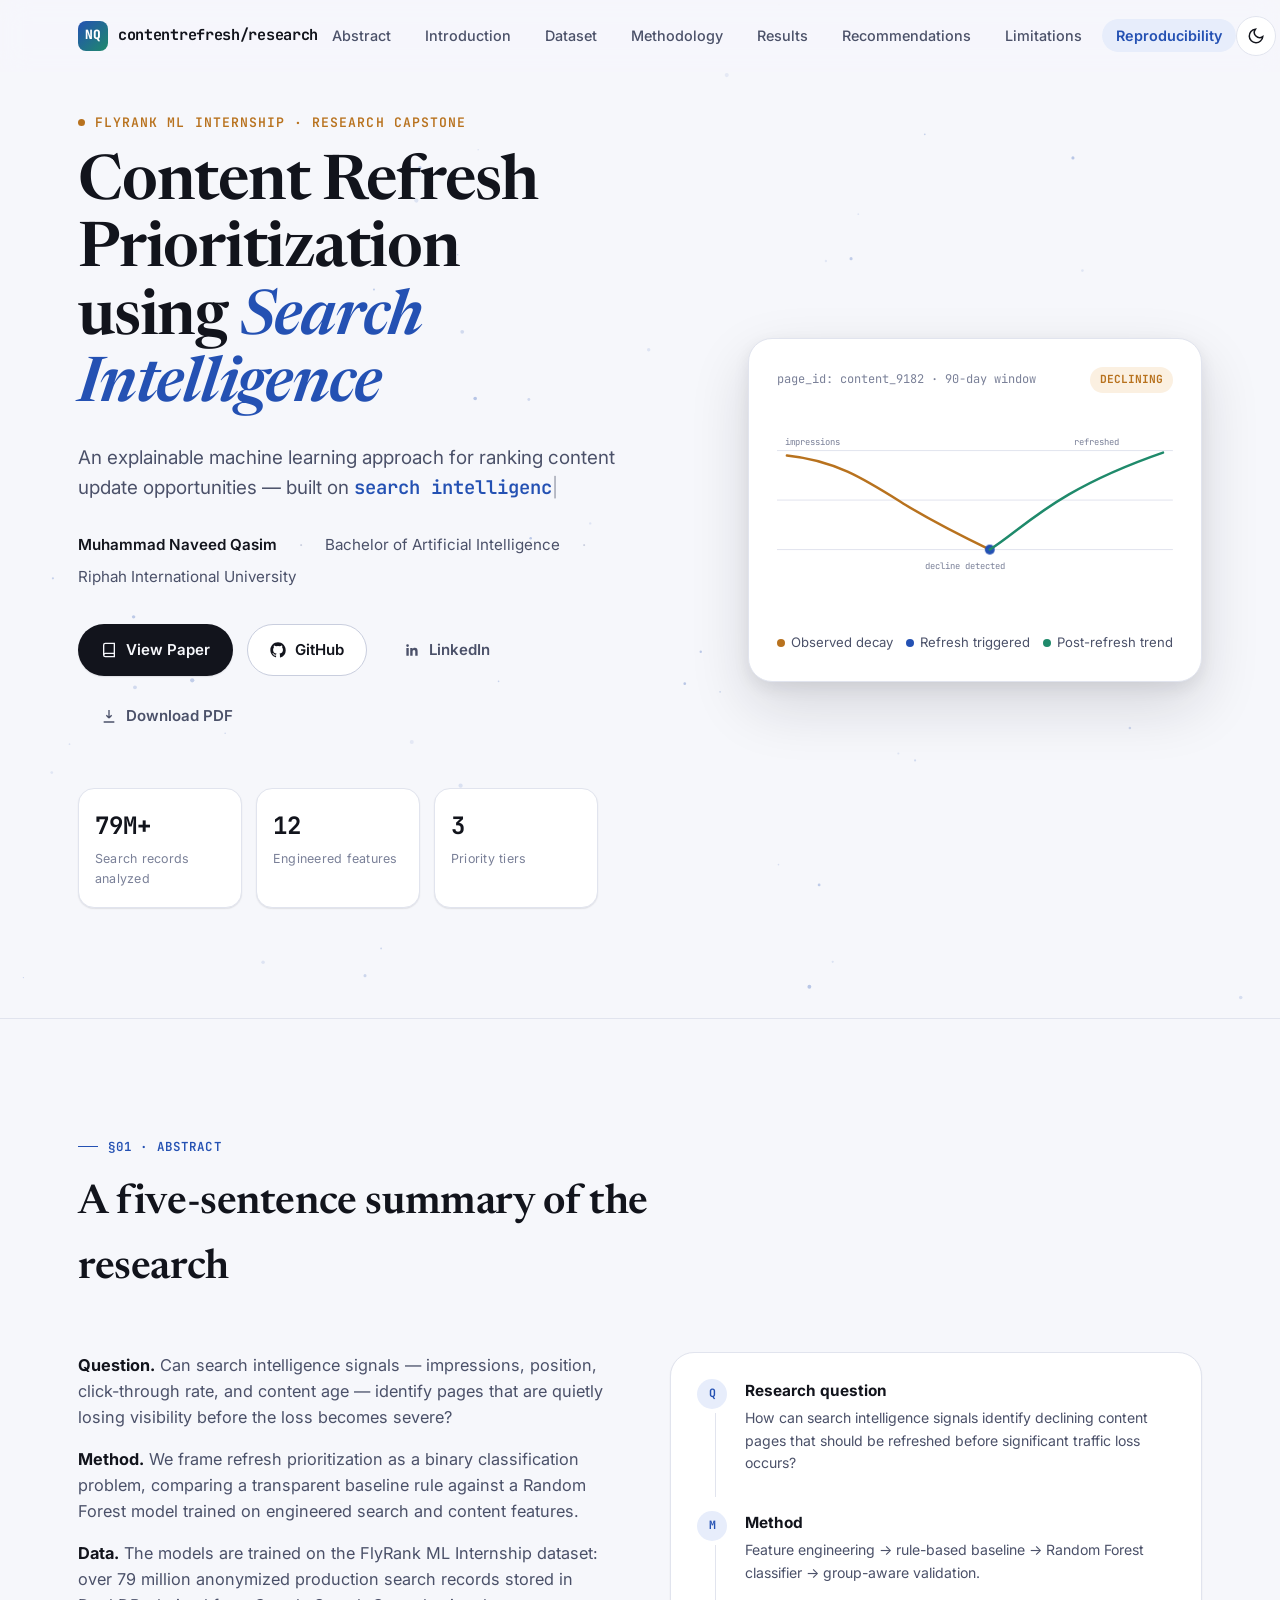
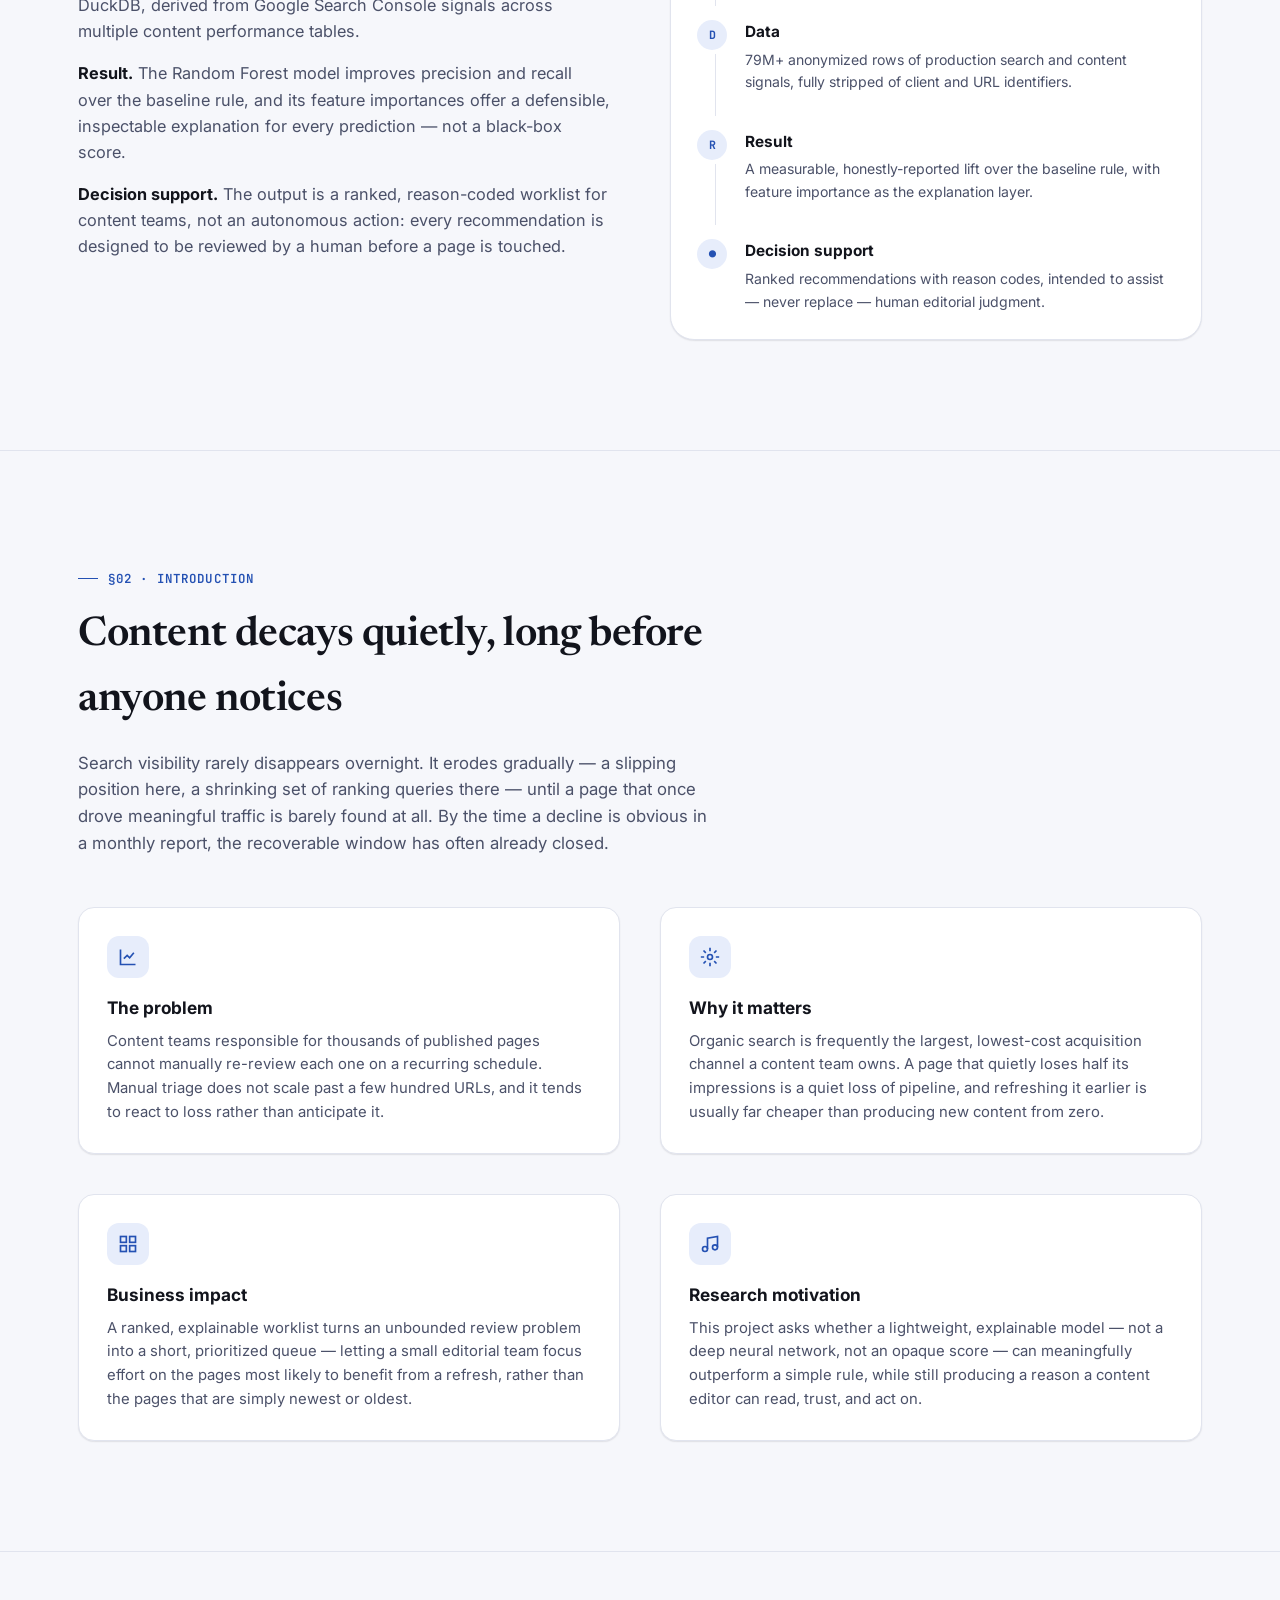
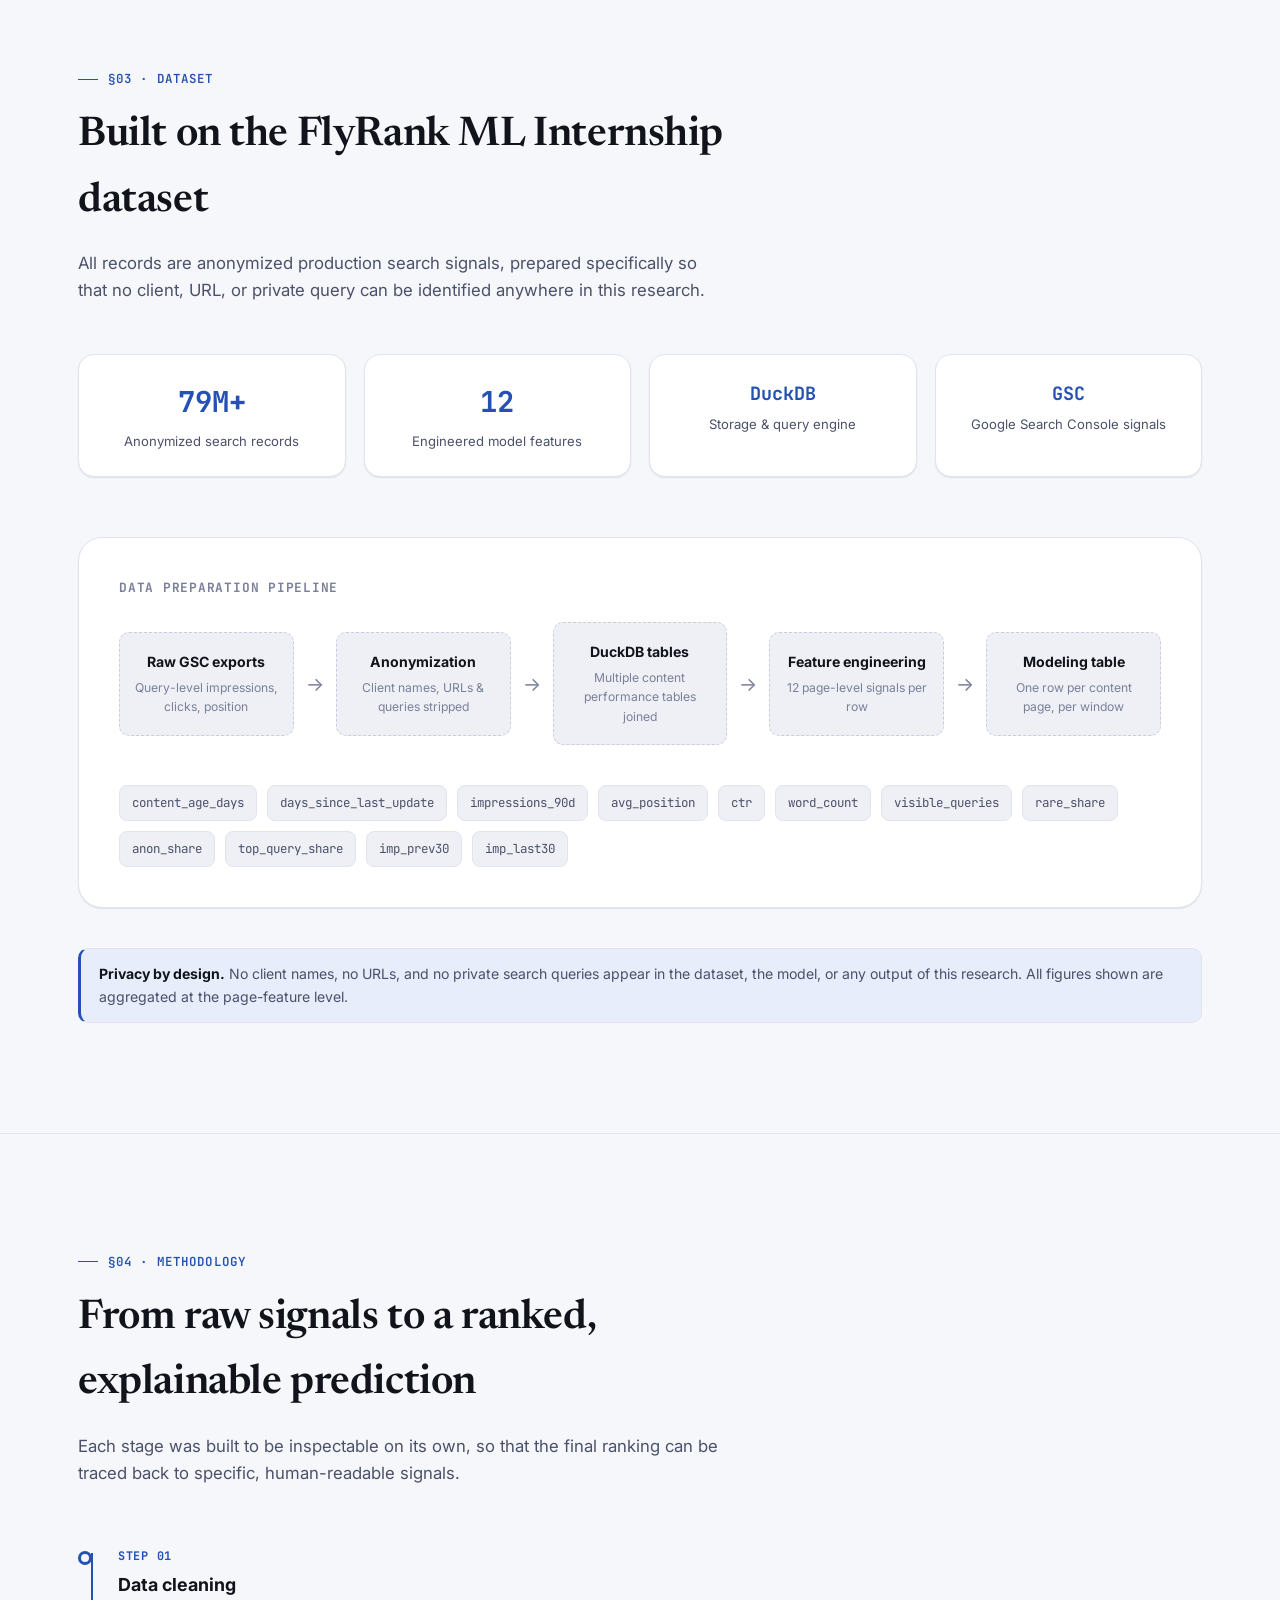
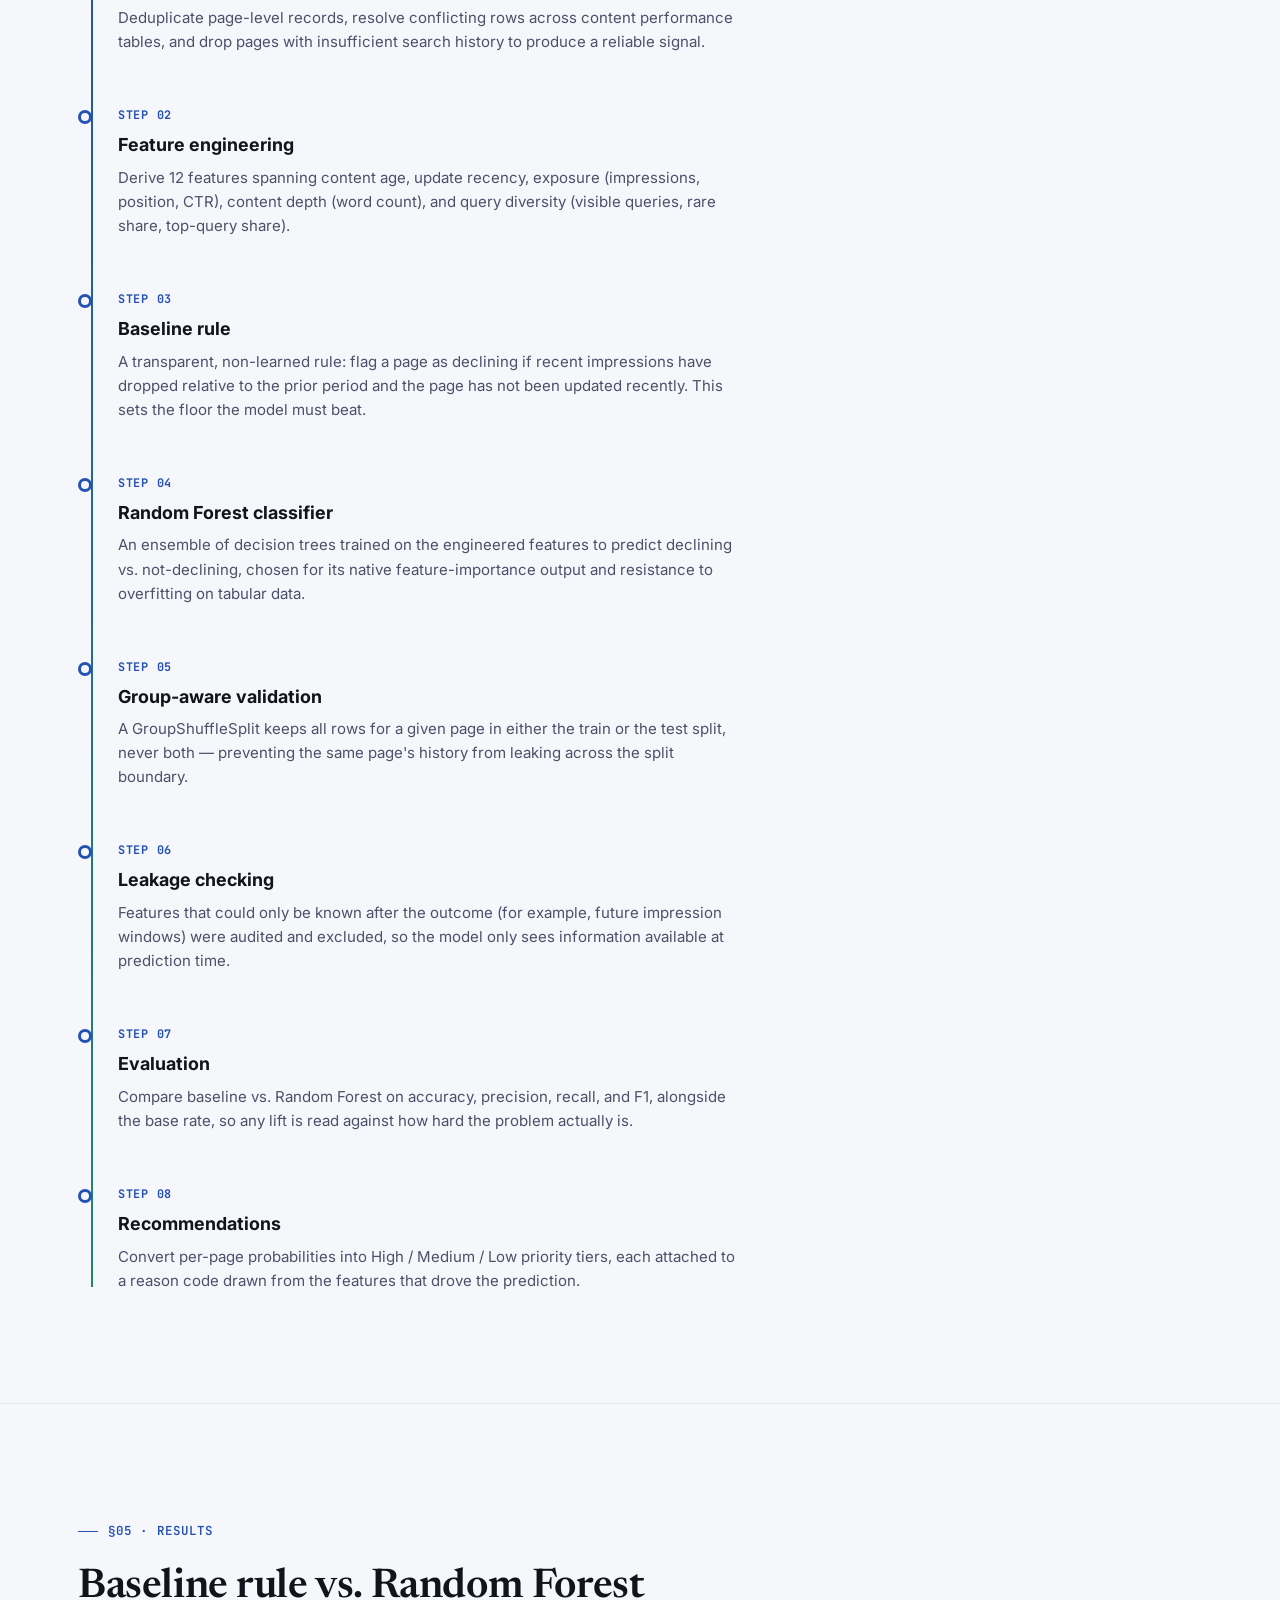
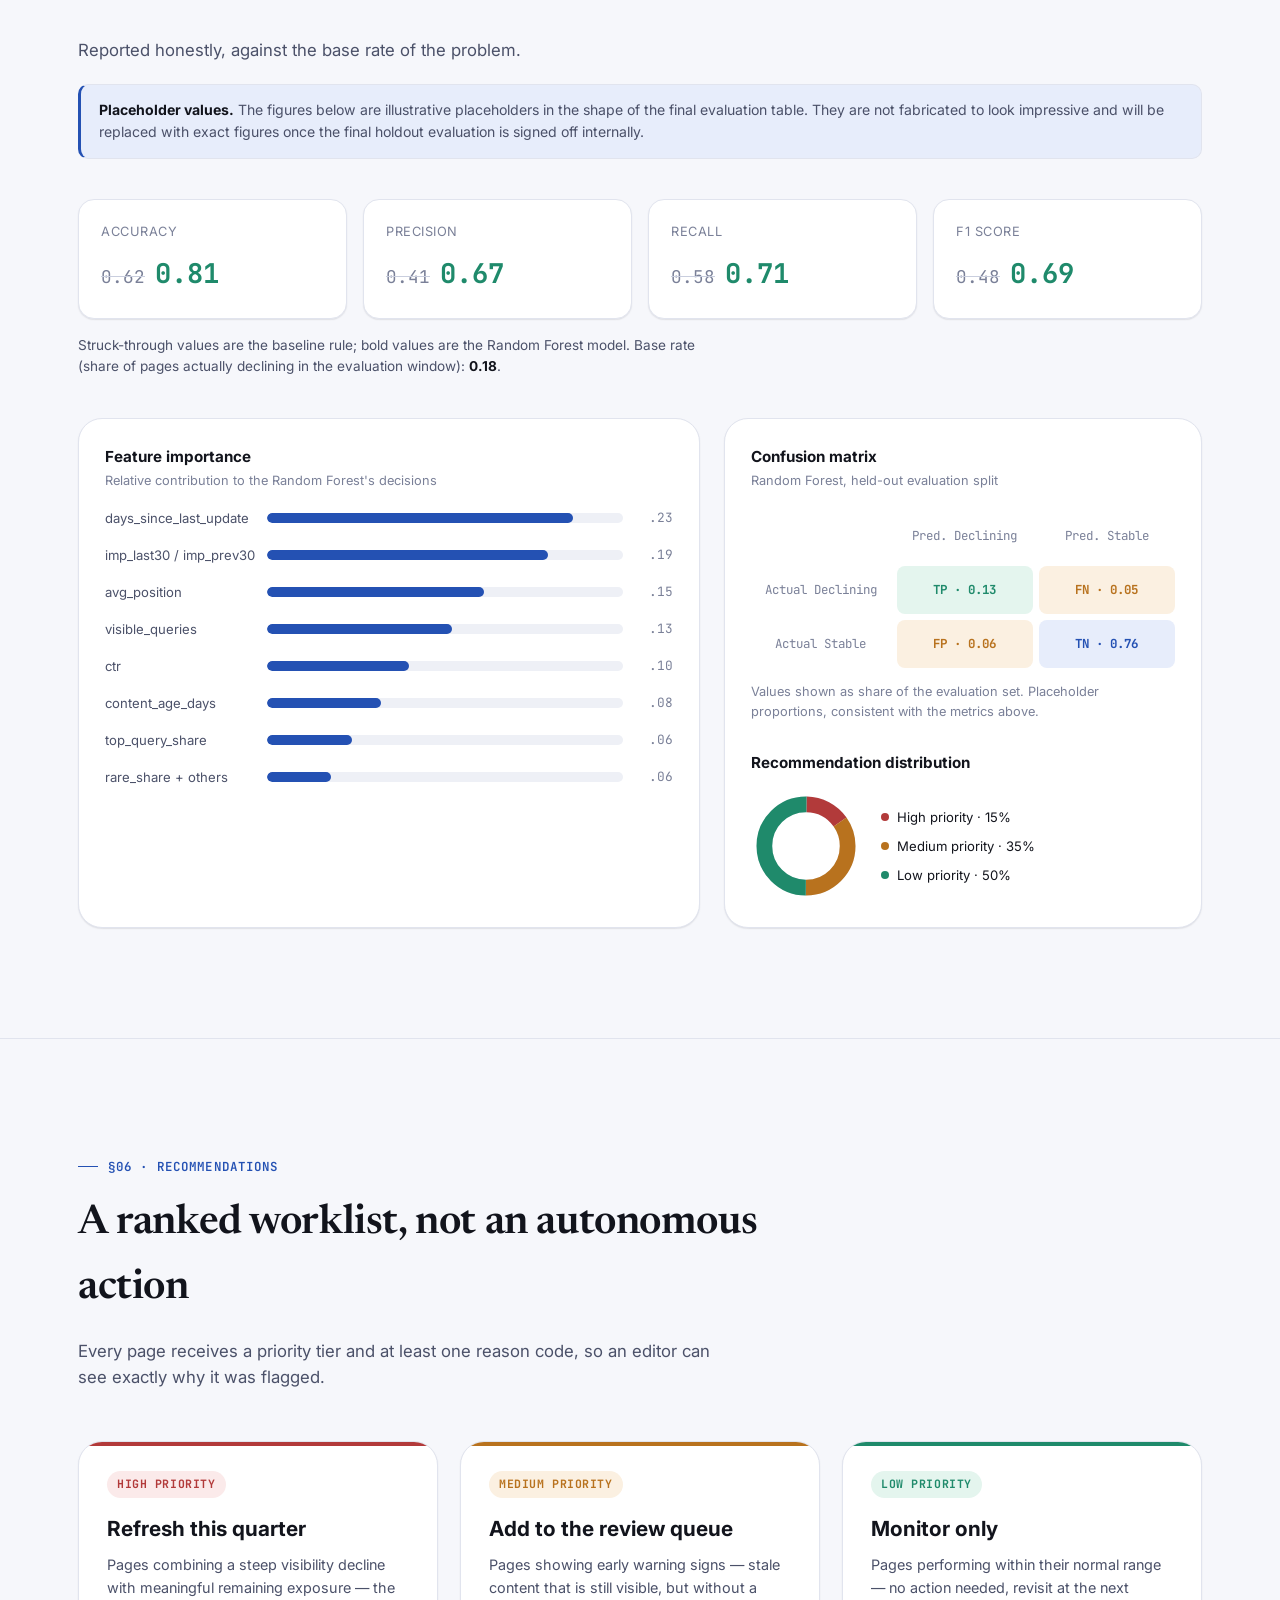
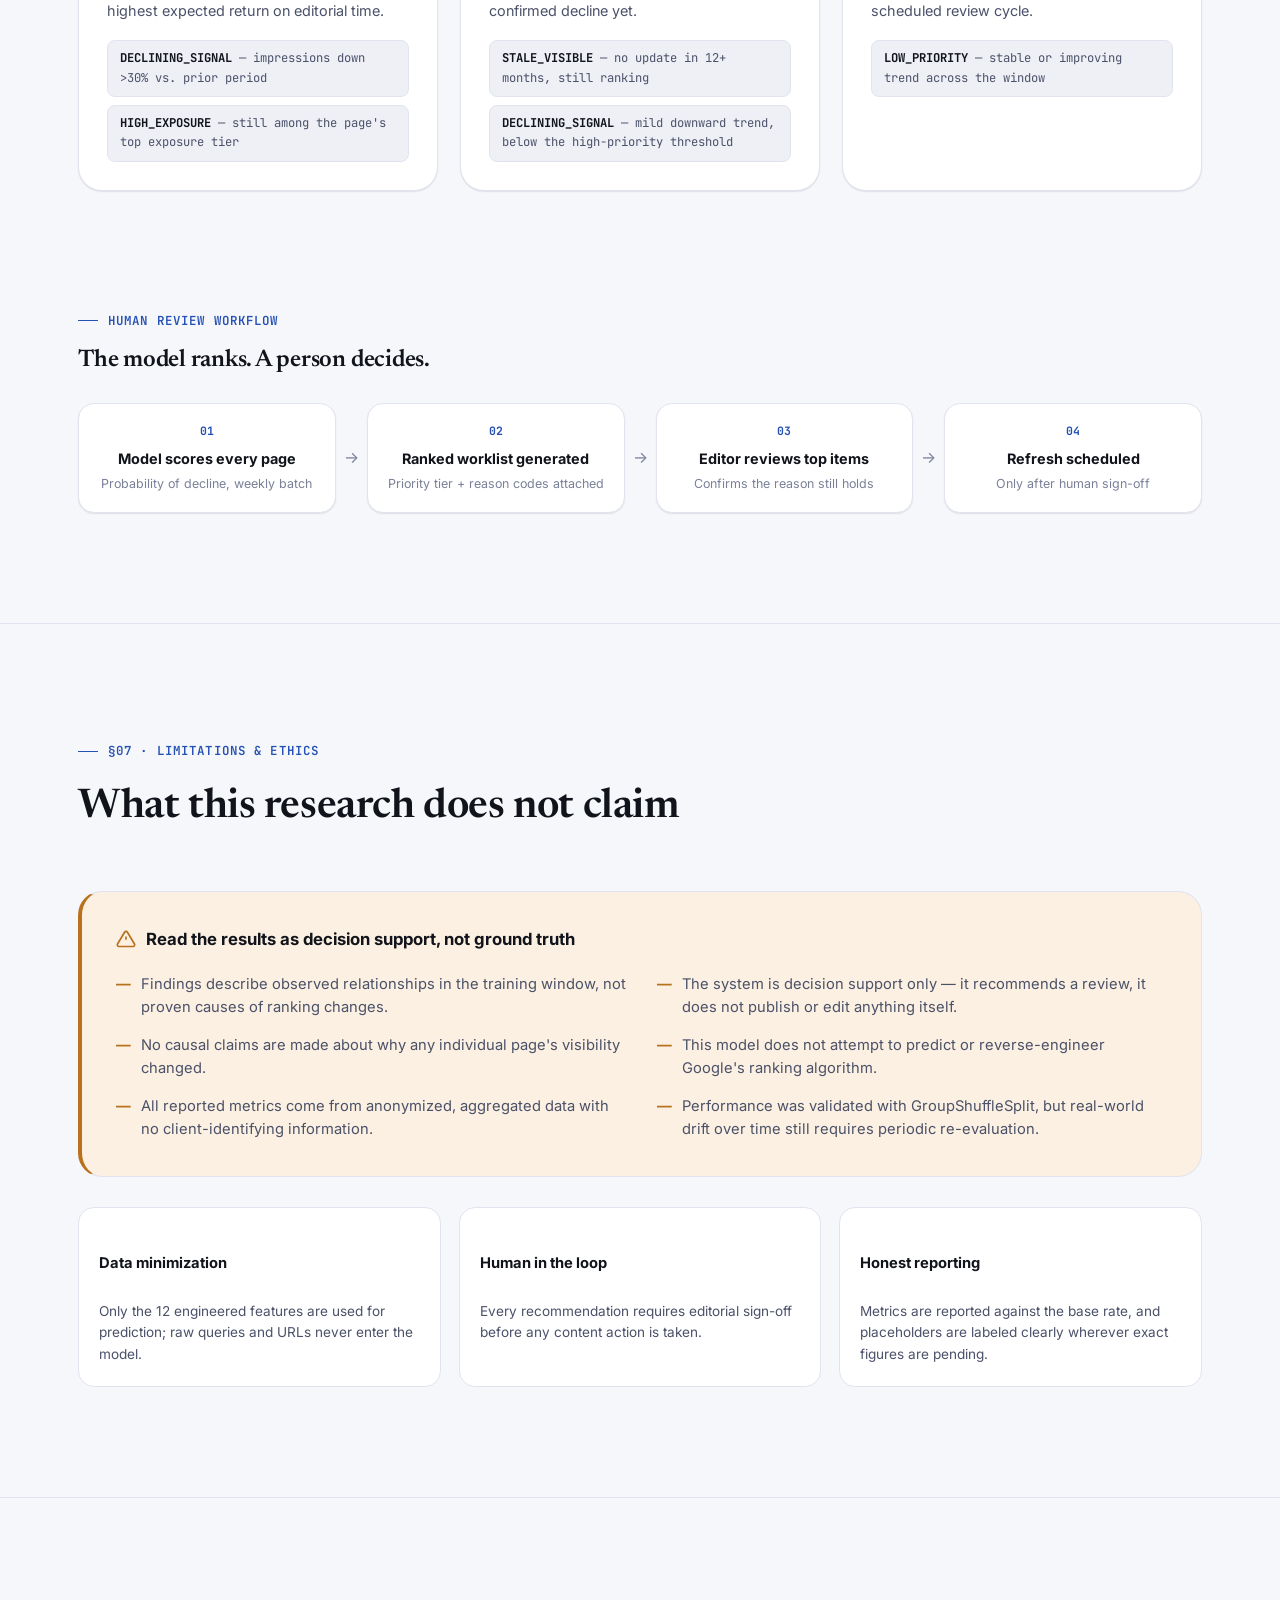
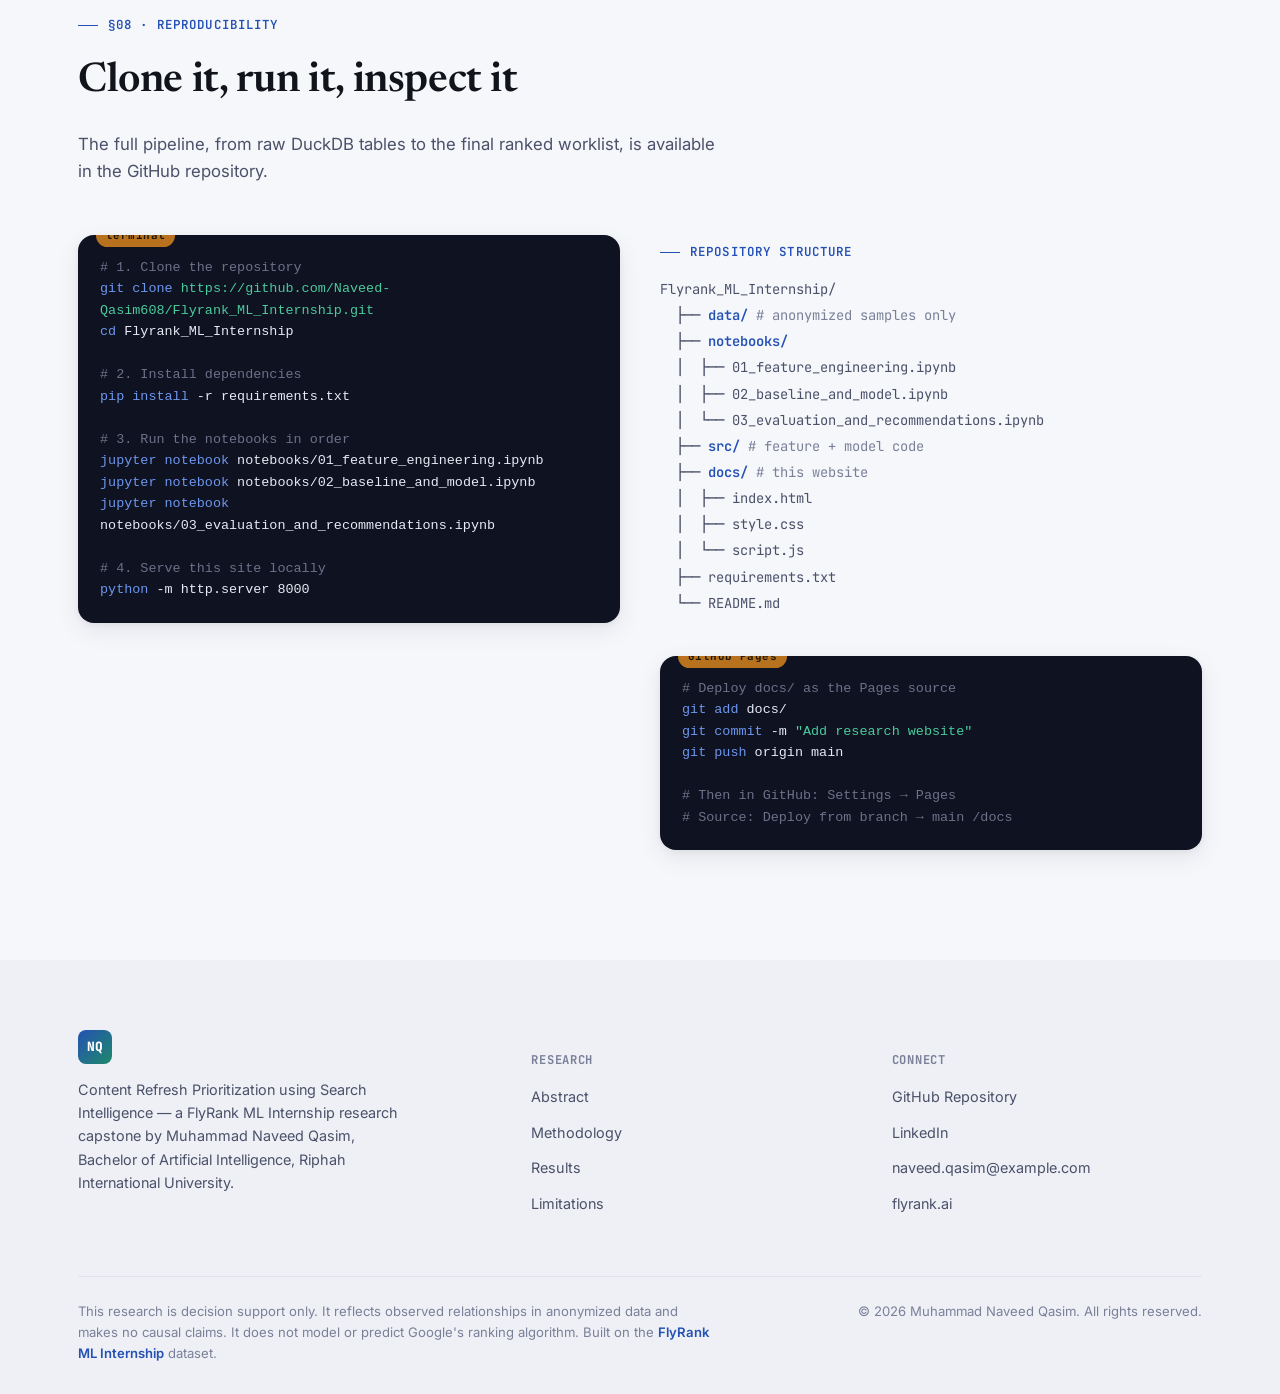
<file: docs/index.html>
<!DOCTYPE html>
<html lang="en">
<head>
<meta charset="UTF-8">
<meta name="viewport" content="width=device-width, initial-scale=1.0">
<title>Content Refresh Prioritization Using Search Intelligence — Muhammad Naveed Qasim</title>
<meta name="description" content="An explainable machine learning approach for ranking content update opportunities using search intelligence signals. FlyRank ML Internship research by Muhammad Naveed Qasim.">
<meta name="author" content="Muhammad Naveed Qasim">
<link rel="canonical" href="https://naveed-qasim608.github.io/Flyrank_ML_Internship/">

<!-- Open Graph -->
<meta property="og:type" content="article">
<meta property="og:title" content="Content Refresh Prioritization Using Search Intelligence">
<meta property="og:description" content="An explainable ML approach for ranking content update opportunities, built on 79M+ anonymized search records.">
<meta property="og:url" content="https://naveed-qasim608.github.io/Flyrank_ML_Internship/">
<meta property="og:image" content="assets/images/social-preview.svg">
<meta property="og:site_name" content="Content Refresh Prioritization Research">

<!-- Twitter -->
<meta name="twitter:card" content="summary_large_image">
<meta name="twitter:title" content="Content Refresh Prioritization Using Search Intelligence">
<meta name="twitter:description" content="An explainable ML approach for ranking content update opportunities using search intelligence signals.">
<meta name="twitter:image" content="assets/images/social-preview.svg">

<link rel="icon" type="image/svg+xml" href="favicon.svg">
<link rel="stylesheet" href="style.css">

<script type="application/ld+json">
{
  "@context": "https://schema.org",
  "@type": "ScholarlyArticle",
  "headline": "Content Refresh Prioritization using Search Intelligence",
  "alternativeHeadline": "An Explainable Machine Learning Approach for Ranking Content Update Opportunities",
  "author": {
    "@type": "Person",
    "name": "Muhammad Naveed Qasim",
    "affiliation": "Riphah International University",
    "sameAs": [
      "https://github.com/Naveed-Qasim608/Flyrank_ML_Internship",
      "https://www.linkedin.com/in/muhammad-naveed-qasim-7760573a8/"
    ]
  },
  "about": "Explainable machine learning for content refresh prioritization using search intelligence signals",
  "isPartOf": {
    "@type": "CreativeWork",
    "name": "FlyRank ML Internship"
  }
}
</script>
</head>
<body>

<div id="loading-screen" aria-hidden="true">
  <svg class="loader-curve" viewBox="0 0 180 60" xmlns="http://www.w3.org/2000/svg">
    <path d="M5,20 Q45,50 90,30 T175,15"></path>
  </svg>
</div>

<div id="scroll-progress"></div>

<header class="site-nav" id="site-nav">
  <div class="container nav-inner">
    <a href="#top" class="nav-brand">
      <span class="mark">NQ</span>
      <span>content&#8288;refresh&#8288;/&#8288;research</span>
    </a>
    <nav aria-label="Primary">
      <ul class="nav-links" id="nav-links">
        <li><a href="#abstract">Abstract</a></li>
        <li><a href="#introduction">Introduction</a></li>
        <li><a href="#dataset">Dataset</a></li>
        <li><a href="#methodology">Methodology</a></li>
        <li><a href="#results">Results</a></li>
        <li><a href="#recommendations">Recommendations</a></li>
        <li><a href="#limitations">Limitations</a></li>
        <li><a href="#reproducibility">Reproducibility</a></li>
      </ul>
    </nav>
    <div class="nav-actions">
      <button class="theme-toggle" id="theme-toggle" aria-label="Toggle dark mode">
        <svg class="icon-moon" viewBox="0 0 24 24" fill="none" stroke="currentColor" stroke-width="2"><path d="M21 12.79A9 9 0 1111.21 3 7 7 0 0021 12.79z"/></svg>
        <svg class="icon-sun" viewBox="0 0 24 24" fill="none" stroke="currentColor" stroke-width="2"><circle cx="12" cy="12" r="4"/><path d="M12 2v2M12 20v2M4.93 4.93l1.41 1.41M17.66 17.66l1.41 1.41M2 12h2M20 12h2M4.93 19.07l1.41-1.41M17.66 6.34l1.41-1.41"/></svg>
      </button>
      <button class="nav-toggle" id="nav-toggle" aria-label="Toggle menu" aria-expanded="false">
        <span></span><span></span><span></span>
      </button>
    </div>
  </div>
</header>

<main id="top">

  <!-- ============ HERO ============ -->
  <section class="hero" aria-label="Introduction">
    <canvas id="ambient-canvas" aria-hidden="true"></canvas>
    <div class="container hero-grid">
      <div>
        <p class="hero-kicker"><span class="dot"></span> FlyRank ML Internship &middot; Research Capstone</p>
        <h1 class="reveal in-view">Content Refresh Prioritization<br>using <em>Search Intelligence</em></h1>
        <p class="hero-subtitle">An explainable machine learning approach for ranking content update opportunities &mdash; built on <span id="typed-text" style="font-family: var(--font-mono); color: var(--signal); font-weight:600;">search intelligence</span><span style="opacity:.5;">|</span></p>

        <div class="hero-byline">
          <span><strong>Muhammad Naveed Qasim</strong></span>
          <span class="sep">&middot;</span>
          <span>Bachelor of Artificial Intelligence</span>
          <span class="sep">&middot;</span>
          <span>Riphah International University</span>
        </div>

        <div class="hero-actions">
          <a href="#abstract" class="btn btn-primary">
            <svg viewBox="0 0 24 24" fill="none" stroke="currentColor" stroke-width="2"><path d="M4 19.5A2.5 2.5 0 016.5 17H20"/><path d="M6.5 2H20v20H6.5A2.5 2.5 0 014 19.5v-15A2.5 2.5 0 016.5 2z"/></svg>
            View Paper
          </a>
          <a href="https://github.com/Naveed-Qasim608/Flyrank_ML_Internship" class="btn btn-outline" target="_blank" rel="noopener">
            <svg viewBox="0 0 24 24" fill="currentColor"><path d="M12 .5C5.65.5.5 5.65.5 12c0 5.09 3.29 9.4 7.86 10.93.57.1.78-.25.78-.55v-2c-3.2.7-3.87-1.36-3.87-1.36-.53-1.34-1.29-1.7-1.29-1.7-1.05-.72.08-.7.08-.7 1.16.08 1.77 1.19 1.77 1.19 1.03 1.77 2.7 1.26 3.36.96.1-.74.4-1.26.73-1.55-2.56-.29-5.25-1.28-5.25-5.7 0-1.26.45-2.29 1.19-3.1-.12-.29-.52-1.46.11-3.05 0 0 .97-.31 3.18 1.18a11.1 11.1 0 015.79 0c2.2-1.49 3.17-1.18 3.17-1.18.64 1.59.24 2.76.12 3.05.74.81 1.18 1.84 1.18 3.1 0 4.43-2.7 5.4-5.27 5.69.41.36.78 1.07.78 2.16v3.2c0 .3.2.66.79.55A10.52 10.52 0 0023.5 12c0-6.35-5.15-11.5-11.5-11.5z"/></svg>
            GitHub
          </a>
          <a href="https://www.linkedin.com/in/muhammad-naveed-qasim-7760573a8/" class="btn btn-ghost" target="_blank" rel="noopener">
            <svg viewBox="0 0 24 24" fill="currentColor"><path d="M20.45 20.45h-3.55v-5.57c0-1.33-.02-3.04-1.85-3.04-1.86 0-2.15 1.45-2.15 2.94v5.67H9.35V9h3.41v1.56h.05c.47-.9 1.63-1.85 3.36-1.85 3.6 0 4.27 2.37 4.27 5.45v6.29zM5.34 7.43a2.06 2.06 0 110-4.12 2.06 2.06 0 010 4.12zM7.11 20.45H3.56V9h3.55v11.45z"/></svg>
            LinkedIn
          </a>
          <a href="assets/paper/content-refresh-prioritization.pdf" class="btn btn-ghost" download>
            <svg viewBox="0 0 24 24" fill="none" stroke="currentColor" stroke-width="2"><path d="M12 3v12m0 0l-4-4m4 4l4-4M4 21h16"/></svg>
            Download PDF
          </a>
        </div>

        <div class="hero-stats">
          <div class="stat-card">
            <div class="stat-num"><span data-counter="79" data-suffix="M+">0</span></div>
            <div class="stat-label">Search records analyzed</div>
          </div>
          <div class="stat-card">
            <div class="stat-num"><span data-counter="12">0</span></div>
            <div class="stat-label">Engineered features</div>
          </div>
          <div class="stat-card">
            <div class="stat-num"><span data-counter="3">0</span></div>
            <div class="stat-label">Priority tiers</div>
          </div>
        </div>
      </div>

      <div class="hero-visual reveal in-view">
        <div class="hero-visual-header">
          <span>page_id: content_9182 &middot; 90-day window</span>
          <span class="badge">DECLINING</span>
        </div>
        <svg id="decay-curve" viewBox="0 0 400 200" xmlns="http://www.w3.org/2000/svg">
          <line class="grid-line" x1="0" y1="40" x2="400" y2="40"></line>
          <line class="grid-line" x1="0" y1="90" x2="400" y2="90"></line>
          <line class="grid-line" x1="0" y1="140" x2="400" y2="140"></line>
          <path class="curve-decline" d="M10,45 C60,50 90,70 130,95 C165,116 190,128 215,140"></path>
          <circle class="marker-dot" cx="215" cy="140" r="5"></circle>
          <path class="curve-recover" d="M215,140 C250,118 280,80 390,42"></path>
          <text x="8" y="34">impressions</text>
          <text x="150" y="160" fill="var(--decline)">decline detected</text>
          <text x="300" y="34" fill="var(--steady)">refreshed</text>
        </svg>
        <div class="hero-visual-caption">
          <span><span class="legend-dot decline"></span>Observed decay</span>
          <span><span class="legend-dot signal"></span>Refresh triggered</span>
          <span><span class="legend-dot recover"></span>Post-refresh trend</span>
        </div>
      </div>
    </div>
  </section>

  <!-- ============ ABSTRACT ============ -->
  <section id="abstract" aria-label="Abstract">
    <div class="container">
      <p class="eyebrow">&sect;01 &middot; Abstract</p>
      <h2 class="section-heading reveal">A five-sentence summary of the research</h2>
      <div class="abstract-grid">
        <div class="abstract-text reveal">
          <p><strong>Question.</strong> Can search intelligence signals &mdash; impressions, position, click-through rate, and content age &mdash; identify pages that are quietly losing visibility before the loss becomes severe?</p>
          <p><strong>Method.</strong> We frame refresh prioritization as a binary classification problem, comparing a transparent baseline rule against a Random Forest model trained on engineered search and content features.</p>
          <p><strong>Data.</strong> The models are trained on the FlyRank ML Internship dataset: over 79 million anonymized production search records stored in DuckDB, derived from Google Search Console signals across multiple content performance tables.</p>
          <p><strong>Result.</strong> The Random Forest model improves precision and recall over the baseline rule, and its feature importances offer a defensible, inspectable explanation for every prediction &mdash; not a black-box score.</p>
          <p><strong>Decision support.</strong> The output is a ranked, reason-coded worklist for content teams, not an autonomous action: every recommendation is designed to be reviewed by a human before a page is touched.</p>
        </div>
        <div class="timeline-card reveal">
          <div class="timeline-item">
            <div class="timeline-marker">Q</div>
            <div class="timeline-body">
              <h4>Research question</h4>
              <p>How can search intelligence signals identify declining content pages that should be refreshed before significant traffic loss occurs?</p>
            </div>
          </div>
          <div class="timeline-item">
            <div class="timeline-marker">M</div>
            <div class="timeline-body">
              <h4>Method</h4>
              <p>Feature engineering &rarr; rule-based baseline &rarr; Random Forest classifier &rarr; group-aware validation.</p>
            </div>
          </div>
          <div class="timeline-item">
            <div class="timeline-marker">D</div>
            <div class="timeline-body">
              <h4>Data</h4>
              <p>79M+ anonymized rows of production search and content signals, fully stripped of client and URL identifiers.</p>
            </div>
          </div>
          <div class="timeline-item">
            <div class="timeline-marker">R</div>
            <div class="timeline-body">
              <h4>Result</h4>
              <p>A measurable, honestly-reported lift over the baseline rule, with feature importance as the explanation layer.</p>
            </div>
          </div>
          <div class="timeline-item">
            <div class="timeline-marker">&#9679;</div>
            <div class="timeline-body">
              <h4>Decision support</h4>
              <p>Ranked recommendations with reason codes, intended to assist &mdash; never replace &mdash; human editorial judgment.</p>
            </div>
          </div>
        </div>
      </div>
    </div>
  </section>

  <!-- ============ INTRODUCTION ============ -->
  <section id="introduction" aria-label="Introduction">
    <div class="container">
      <p class="eyebrow">&sect;02 &middot; Introduction</p>
      <h2 class="section-heading reveal">Content decays quietly, long before anyone notices</h2>
      <p class="section-sub reveal">Search visibility rarely disappears overnight. It erodes gradually &mdash; a slipping position here, a shrinking set of ranking queries there &mdash; until a page that once drove meaningful traffic is barely found at all. By the time a decline is obvious in a monthly report, the recoverable window has often already closed.</p>

      <div class="intro-grid">
        <div class="info-card reveal">
          <div class="icon-box"><svg viewBox="0 0 24 24" fill="none" stroke="currentColor" stroke-width="2"><path d="M3 3v18h18"/><path d="M7 14l4-4 3 3 5-6"/></svg></div>
          <h3>The problem</h3>
          <p>Content teams responsible for thousands of published pages cannot manually re-review each one on a recurring schedule. Manual triage does not scale past a few hundred URLs, and it tends to react to loss rather than anticipate it.</p>
        </div>
        <div class="info-card reveal">
          <div class="icon-box"><svg viewBox="0 0 24 24" fill="none" stroke="currentColor" stroke-width="2"><circle cx="12" cy="12" r="3"/><path d="M12 1v4M12 19v4M4.2 4.2l2.8 2.8M17 17l2.8 2.8M1 12h4M19 12h4M4.2 19.8L7 17M17 7l2.8-2.8"/></svg></div>
          <h3>Why it matters</h3>
          <p>Organic search is frequently the largest, lowest-cost acquisition channel a content team owns. A page that quietly loses half its impressions is a quiet loss of pipeline, and refreshing it earlier is usually far cheaper than producing new content from zero.</p>
        </div>
        <div class="info-card reveal">
          <div class="icon-box"><svg viewBox="0 0 24 24" fill="none" stroke="currentColor" stroke-width="2"><rect x="3" y="3" width="7" height="7"/><rect x="14" y="3" width="7" height="7"/><rect x="14" y="14" width="7" height="7"/><rect x="3" y="14" width="7" height="7"/></svg></div>
          <h3>Business impact</h3>
          <p>A ranked, explainable worklist turns an unbounded review problem into a short, prioritized queue &mdash; letting a small editorial team focus effort on the pages most likely to benefit from a refresh, rather than the pages that are simply newest or oldest.</p>
        </div>
        <div class="info-card reveal">
          <div class="icon-box"><svg viewBox="0 0 24 24" fill="none" stroke="currentColor" stroke-width="2"><path d="M9 18V5l12-2v13"/><circle cx="6" cy="18" r="3"/><circle cx="18" cy="16" r="3"/></svg></div>
          <h3>Research motivation</h3>
          <p>This project asks whether a lightweight, explainable model &mdash; not a deep neural network, not an opaque score &mdash; can meaningfully outperform a simple rule, while still producing a reason a content editor can read, trust, and act on.</p>
        </div>
      </div>
    </div>
  </section>

  <!-- ============ DATASET ============ -->
  <section id="dataset" aria-label="Dataset">
    <div class="container">
      <p class="eyebrow">&sect;03 &middot; Dataset</p>
      <h2 class="section-heading reveal">Built on the FlyRank ML Internship dataset</h2>
      <p class="section-sub reveal">All records are anonymized production search signals, prepared specifically so that no client, URL, or private query can be identified anywhere in this research.</p>

      <div class="dataset-cards">
        <div class="dataset-card reveal">
          <div class="num"><span data-counter="79" data-suffix="M+">0</span></div>
          <div class="lbl">Anonymized search records</div>
        </div>
        <div class="dataset-card reveal">
          <div class="num"><span data-counter="12">0</span></div>
          <div class="lbl">Engineered model features</div>
        </div>
        <div class="dataset-card reveal">
          <div class="num" style="font-size:1.15rem;">DuckDB</div>
          <div class="lbl">Storage &amp; query engine</div>
        </div>
        <div class="dataset-card reveal">
          <div class="num" style="font-size:1.15rem;">GSC</div>
          <div class="lbl">Google Search Console signals</div>
        </div>
      </div>

      <div class="feature-diagram reveal">
        <h4>Data preparation pipeline</h4>
        <div class="feature-flow">
          <div class="feature-node">
            <div class="fn-title">Raw GSC exports</div>
            <div class="fn-sub">Query-level impressions, clicks, position</div>
          </div>
          <div class="feature-arrow">&rarr;</div>
          <div class="feature-node">
            <div class="fn-title">Anonymization</div>
            <div class="fn-sub">Client names, URLs &amp; queries stripped</div>
          </div>
          <div class="feature-arrow">&rarr;</div>
          <div class="feature-node">
            <div class="fn-title">DuckDB tables</div>
            <div class="fn-sub">Multiple content performance tables joined</div>
          </div>
          <div class="feature-arrow">&rarr;</div>
          <div class="feature-node">
            <div class="fn-title">Feature engineering</div>
            <div class="fn-sub">12 page-level signals per row</div>
          </div>
          <div class="feature-arrow">&rarr;</div>
          <div class="feature-node">
            <div class="fn-title">Modeling table</div>
            <div class="fn-sub">One row per content page, per window</div>
          </div>
        </div>

        <div class="feature-tags">
          <span class="tag">content_age_days</span>
          <span class="tag">days_since_last_update</span>
          <span class="tag">impressions_90d</span>
          <span class="tag">avg_position</span>
          <span class="tag">ctr</span>
          <span class="tag">word_count</span>
          <span class="tag">visible_queries</span>
          <span class="tag">rare_share</span>
          <span class="tag">anon_share</span>
          <span class="tag">top_query_share</span>
          <span class="tag">imp_prev30</span>
          <span class="tag">imp_last30</span>
        </div>
      </div>

      <div class="results-note reveal" style="margin-top:40px;">
        <strong>Privacy by design.</strong> No client names, no URLs, and no private search queries appear in the dataset, the model, or any output of this research. All figures shown are aggregated at the page-feature level.
      </div>
    </div>
  </section>

  <!-- ============ METHODOLOGY ============ -->
  <section id="methodology" aria-label="Methodology">
    <div class="container">
      <p class="eyebrow">&sect;04 &middot; Methodology</p>
      <h2 class="section-heading reveal">From raw signals to a ranked, explainable prediction</h2>
      <p class="section-sub reveal">Each stage was built to be inspectable on its own, so that the final ranking can be traced back to specific, human-readable signals.</p>

      <div class="method-timeline">
        <div class="method-step reveal">
          <p class="ms-label">Step 01</p>
          <h4>Data cleaning</h4>
          <p>Deduplicate page-level records, resolve conflicting rows across content performance tables, and drop pages with insufficient search history to produce a reliable signal.</p>
        </div>
        <div class="method-step reveal">
          <p class="ms-label">Step 02</p>
          <h4>Feature engineering</h4>
          <p>Derive 12 features spanning content age, update recency, exposure (impressions, position, CTR), content depth (word count), and query diversity (visible queries, rare share, top-query share).</p>
        </div>
        <div class="method-step reveal">
          <p class="ms-label">Step 03</p>
          <h4>Baseline rule</h4>
          <p>A transparent, non-learned rule: flag a page as declining if recent impressions have dropped relative to the prior period and the page has not been updated recently. This sets the floor the model must beat.</p>
        </div>
        <div class="method-step reveal">
          <p class="ms-label">Step 04</p>
          <h4>Random Forest classifier</h4>
          <p>An ensemble of decision trees trained on the engineered features to predict declining vs. not-declining, chosen for its native feature-importance output and resistance to overfitting on tabular data.</p>
        </div>
        <div class="method-step reveal">
          <p class="ms-label">Step 05</p>
          <h4>Group-aware validation</h4>
          <p>A GroupShuffleSplit keeps all rows for a given page in either the train or the test split, never both &mdash; preventing the same page's history from leaking across the split boundary.</p>
        </div>
        <div class="method-step reveal">
          <p class="ms-label">Step 06</p>
          <h4>Leakage checking</h4>
          <p>Features that could only be known after the outcome (for example, future impression windows) were audited and excluded, so the model only sees information available at prediction time.</p>
        </div>
        <div class="method-step reveal">
          <p class="ms-label">Step 07</p>
          <h4>Evaluation</h4>
          <p>Compare baseline vs. Random Forest on accuracy, precision, recall, and F1, alongside the base rate, so any lift is read against how hard the problem actually is.</p>
        </div>
        <div class="method-step reveal">
          <p class="ms-label">Step 08</p>
          <h4>Recommendations</h4>
          <p>Convert per-page probabilities into High / Medium / Low priority tiers, each attached to a reason code drawn from the features that drove the prediction.</p>
        </div>
      </div>
    </div>
  </section>

  <!-- ============ RESULTS ============ -->
  <section id="results" aria-label="Results">
    <div class="container">
      <p class="eyebrow">&sect;05 &middot; Results</p>
      <h2 class="section-heading reveal">Baseline rule vs. Random Forest</h2>
      <p class="section-sub reveal">Reported honestly, against the base rate of the problem.</p>
      <div class="results-note reveal">
        <strong>Placeholder values.</strong> The figures below are illustrative placeholders in the shape of the final evaluation table. They are not fabricated to look impressive and will be replaced with exact figures once the final holdout evaluation is signed off internally.
      </div>

      <div class="metric-grid">
        <div class="metric-card reveal">
          <div class="metric-name">Accuracy</div>
          <div class="metric-values"><span class="baseline-val">0.62</span><span class="model-val" data-counter="0.81" data-decimals="2">0</span></div>
        </div>
        <div class="metric-card reveal">
          <div class="metric-name">Precision</div>
          <div class="metric-values"><span class="baseline-val">0.41</span><span class="model-val" data-counter="0.67" data-decimals="2">0</span></div>
        </div>
        <div class="metric-card reveal">
          <div class="metric-name">Recall</div>
          <div class="metric-values"><span class="baseline-val">0.58</span><span class="model-val" data-counter="0.71" data-decimals="2">0</span></div>
        </div>
        <div class="metric-card reveal">
          <div class="metric-name">F1 score</div>
          <div class="metric-values"><span class="baseline-val">0.48</span><span class="model-val" data-counter="0.69" data-decimals="2">0</span></div>
        </div>
      </div>
      <p class="section-sub reveal" style="font-size:0.85rem; margin-top:16px;">Struck-through values are the baseline rule; bold values are the Random Forest model. Base rate (share of pages actually declining in the evaluation window): <strong style="color:var(--ink);">0.18</strong>.</p>

      <div class="chart-grid">
        <div class="chart-card reveal">
          <h4>Feature importance</h4>
          <p class="chart-sub">Relative contribution to the Random Forest's decisions</p>
          <div class="bar-row"><span class="bar-label">days_since_last_update</span><div class="bar-track"><div class="bar-fill" data-value="86"></div></div><span class="bar-val">.23</span></div>
          <div class="bar-row"><span class="bar-label">imp_last30 / imp_prev30</span><div class="bar-track"><div class="bar-fill" data-value="79"></div></div><span class="bar-val">.19</span></div>
          <div class="bar-row"><span class="bar-label">avg_position</span><div class="bar-track"><div class="bar-fill" data-value="61"></div></div><span class="bar-val">.15</span></div>
          <div class="bar-row"><span class="bar-label">visible_queries</span><div class="bar-track"><div class="bar-fill" data-value="52"></div></div><span class="bar-val">.13</span></div>
          <div class="bar-row"><span class="bar-label">ctr</span><div class="bar-track"><div class="bar-fill" data-value="40"></div></div><span class="bar-val">.10</span></div>
          <div class="bar-row"><span class="bar-label">content_age_days</span><div class="bar-track"><div class="bar-fill" data-value="32"></div></div><span class="bar-val">.08</span></div>
          <div class="bar-row"><span class="bar-label">top_query_share</span><div class="bar-track"><div class="bar-fill" data-value="24"></div></div><span class="bar-val">.06</span></div>
          <div class="bar-row"><span class="bar-label">rare_share + others</span><div class="bar-track"><div class="bar-fill" data-value="18"></div></div><span class="bar-val">.06</span></div>
        </div>

        <div class="chart-card reveal">
          <h4>Confusion matrix</h4>
          <p class="chart-sub">Random Forest, held-out evaluation split</p>
          <div class="confusion-matrix">
            <div class="cm-cell cm-head"></div>
            <div class="cm-cell cm-head">Pred. Declining</div>
            <div class="cm-cell cm-head">Pred. Stable</div>
            <div class="cm-cell cm-head">Actual Declining</div>
            <div class="cm-cell cm-tp">TP &middot; 0.13</div>
            <div class="cm-cell cm-fn">FN &middot; 0.05</div>
            <div class="cm-cell cm-head">Actual Stable</div>
            <div class="cm-cell cm-fp">FP &middot; 0.06</div>
            <div class="cm-cell cm-tn">TN &middot; 0.76</div>
          </div>
          <p class="chart-sub" style="margin-top:14px;">Values shown as share of the evaluation set. Placeholder proportions, consistent with the metrics above.</p>

          <h4 style="margin-top:28px;">Recommendation distribution</h4>
          <div class="donut-wrap">
            <svg width="110" height="110" viewBox="0 0 42 42">
              <circle cx="21" cy="21" r="15.9" fill="transparent" stroke="var(--bg-sunken)" stroke-width="6"></circle>
              <circle cx="21" cy="21" r="15.9" fill="transparent" stroke="var(--danger)" stroke-width="6" stroke-dasharray="15 85" stroke-dashoffset="25"></circle>
              <circle cx="21" cy="21" r="15.9" fill="transparent" stroke="var(--decline)" stroke-width="6" stroke-dasharray="35 65" stroke-dashoffset="10"></circle>
              <circle cx="21" cy="21" r="15.9" fill="transparent" stroke="var(--steady)" stroke-width="6" stroke-dasharray="50 50" stroke-dashoffset="-25"></circle>
            </svg>
            <div class="donut-legend">
              <div class="dl-item"><span class="legend-dot" style="background:var(--danger);"></span>High priority &middot; 15%</div>
              <div class="dl-item"><span class="legend-dot" style="background:var(--decline);"></span>Medium priority &middot; 35%</div>
              <div class="dl-item"><span class="legend-dot" style="background:var(--steady);"></span>Low priority &middot; 50%</div>
            </div>
          </div>
        </div>
      </div>
    </div>
  </section>

  <!-- ============ RECOMMENDATIONS ============ -->
  <section id="recommendations" aria-label="Recommendations">
    <div class="container">
      <p class="eyebrow">&sect;06 &middot; Recommendations</p>
      <h2 class="section-heading reveal">A ranked worklist, not an autonomous action</h2>
      <p class="section-sub reveal">Every page receives a priority tier and at least one reason code, so an editor can see exactly why it was flagged.</p>

      <div class="priority-grid">
        <div class="priority-card high reveal">
          <span class="p-tag">High priority</span>
          <h3>Refresh this quarter</h3>
          <p>Pages combining a steep visibility decline with meaningful remaining exposure &mdash; the highest expected return on editorial time.</p>
          <div class="reason-list">
            <div class="reason-code"><b>DECLINING_SIGNAL</b> &mdash; impressions down &gt;30% vs. prior period</div>
            <div class="reason-code"><b>HIGH_EXPOSURE</b> &mdash; still among the page's top exposure tier</div>
          </div>
        </div>
        <div class="priority-card medium reveal">
          <span class="p-tag">Medium priority</span>
          <h3>Add to the review queue</h3>
          <p>Pages showing early warning signs &mdash; stale content that is still visible, but without a confirmed decline yet.</p>
          <div class="reason-list">
            <div class="reason-code"><b>STALE_VISIBLE</b> &mdash; no update in 12+ months, still ranking</div>
            <div class="reason-code"><b>DECLINING_SIGNAL</b> &mdash; mild downward trend, below the high-priority threshold</div>
          </div>
        </div>
        <div class="priority-card low reveal">
          <span class="p-tag">Low priority</span>
          <h3>Monitor only</h3>
          <p>Pages performing within their normal range &mdash; no action needed, revisit at the next scheduled review cycle.</p>
          <div class="reason-list">
            <div class="reason-code"><b>LOW_PRIORITY</b> &mdash; stable or improving trend across the window</div>
          </div>
        </div>
      </div>

      <div class="workflow-diagram">
        <p class="eyebrow" style="margin-top:60px;">Human review workflow</p>
        <h3 class="section-heading" style="font-size:1.5rem; margin-top:10px;">The model ranks. A person decides.</h3>
        <div class="workflow-steps">
          <div class="wf-step reveal"><div class="wf-num">01</div><div class="wf-title">Model scores every page</div><div class="wf-sub">Probability of decline, weekly batch</div></div>
          <div class="wf-arrow">&rarr;</div>
          <div class="wf-step reveal"><div class="wf-num">02</div><div class="wf-title">Ranked worklist generated</div><div class="wf-sub">Priority tier + reason codes attached</div></div>
          <div class="wf-arrow">&rarr;</div>
          <div class="wf-step reveal"><div class="wf-num">03</div><div class="wf-title">Editor reviews top items</div><div class="wf-sub">Confirms the reason still holds</div></div>
          <div class="wf-arrow">&rarr;</div>
          <div class="wf-step reveal"><div class="wf-num">04</div><div class="wf-title">Refresh scheduled</div><div class="wf-sub">Only after human sign-off</div></div>
        </div>
      </div>
    </div>
  </section>

  <!-- ============ LIMITATIONS ============ -->
  <section id="limitations" aria-label="Limitations">
    <div class="container">
      <p class="eyebrow">&sect;07 &middot; Limitations &amp; ethics</p>
      <h2 class="section-heading reveal">What this research does not claim</h2>

      <div class="limitations-panel reveal">
        <h4>
          <svg viewBox="0 0 24 24" fill="none" stroke="currentColor" stroke-width="2"><path d="M12 9v4M12 17h.01M10.29 3.86L1.82 18a2 2 0 001.71 3h16.94a2 2 0 001.71-3L13.71 3.86a2 2 0 00-3.42 0z"/></svg>
          Read the results as decision support, not ground truth
        </h4>
        <ul class="limit-list">
          <li>Findings describe observed relationships in the training window, not proven causes of ranking changes.</li>
          <li>The system is decision support only &mdash; it recommends a review, it does not publish or edit anything itself.</li>
          <li>No causal claims are made about why any individual page's visibility changed.</li>
          <li>This model does not attempt to predict or reverse-engineer Google's ranking algorithm.</li>
          <li>All reported metrics come from anonymized, aggregated data with no client-identifying information.</li>
          <li>Performance was validated with GroupShuffleSplit, but real-world drift over time still requires periodic re-evaluation.</li>
        </ul>
      </div>

      <div class="ethics-row">
        <div class="ethics-item reveal">
          <h5>Data minimization</h5>
          <p>Only the 12 engineered features are used for prediction; raw queries and URLs never enter the model.</p>
        </div>
        <div class="ethics-item reveal">
          <h5>Human in the loop</h5>
          <p>Every recommendation requires editorial sign-off before any content action is taken.</p>
        </div>
        <div class="ethics-item reveal">
          <h5>Honest reporting</h5>
          <p>Metrics are reported against the base rate, and placeholders are labeled clearly wherever exact figures are pending.</p>
        </div>
      </div>
    </div>
  </section>

  <!-- ============ REPRODUCIBILITY ============ -->
  <section id="reproducibility" aria-label="Reproducibility">
    <div class="container">
      <p class="eyebrow">&sect;08 &middot; Reproducibility</p>
      <h2 class="section-heading reveal">Clone it, run it, inspect it</h2>
      <p class="section-sub reveal">The full pipeline, from raw DuckDB tables to the final ranked worklist, is available in the GitHub repository.</p>

      <div class="repro-grid">
        <div>
          <div class="code-block reveal">
            <span class="code-title">terminal</span>
            <pre><span class="c-comment"># 1. Clone the repository</span>
<span class="c-cmd">git clone</span> <span class="c-str">https://github.com/Naveed-Qasim608/Flyrank_ML_Internship.git</span>
<span class="c-cmd">cd</span> Flyrank_ML_Internship

<span class="c-comment"># 2. Install dependencies</span>
<span class="c-cmd">pip install</span> -r requirements.txt

<span class="c-comment"># 3. Run the notebooks in order</span>
<span class="c-cmd">jupyter notebook</span> notebooks/01_feature_engineering.ipynb
<span class="c-cmd">jupyter notebook</span> notebooks/02_baseline_and_model.ipynb
<span class="c-cmd">jupyter notebook</span> notebooks/03_evaluation_and_recommendations.ipynb

<span class="c-comment"># 4. Serve this site locally</span>
<span class="c-cmd">python</span> -m http.server 8000</pre>
          </div>
        </div>
        <div>
          <p class="eyebrow" style="margin-bottom: 14px;">Repository structure</p>
          <div class="folder-tree reveal">
            Flyrank_ML_Internship/<br>
            &nbsp;&nbsp;├── <span class="f-dir">data/</span> <span class="f-comment"># anonymized samples only</span><br>
            &nbsp;&nbsp;├── <span class="f-dir">notebooks/</span><br>
            &nbsp;&nbsp;│&nbsp;&nbsp;├── 01_feature_engineering.ipynb<br>
            &nbsp;&nbsp;│&nbsp;&nbsp;├── 02_baseline_and_model.ipynb<br>
            &nbsp;&nbsp;│&nbsp;&nbsp;└── 03_evaluation_and_recommendations.ipynb<br>
            &nbsp;&nbsp;├── <span class="f-dir">src/</span> <span class="f-comment"># feature + model code</span><br>
            &nbsp;&nbsp;├── <span class="f-dir">docs/</span> <span class="f-comment"># this website</span><br>
            &nbsp;&nbsp;│&nbsp;&nbsp;├── index.html<br>
            &nbsp;&nbsp;│&nbsp;&nbsp;├── style.css<br>
            &nbsp;&nbsp;│&nbsp;&nbsp;└── script.js<br>
            &nbsp;&nbsp;├── requirements.txt<br>
            &nbsp;&nbsp;└── README.md
          </div>

          <div class="code-block reveal" style="margin-top:40px;">
            <span class="code-title">GitHub Pages</span>
            <pre><span class="c-comment"># Deploy docs/ as the Pages source</span>
<span class="c-cmd">git add</span> docs/
<span class="c-cmd">git commit</span> -m <span class="c-str">"Add research website"</span>
<span class="c-cmd">git push</span> origin main

<span class="c-comment"># Then in GitHub: Settings → Pages</span>
<span class="c-comment"># Source: Deploy from branch → main /docs</span></pre>
          </div>
        </div>
      </div>
    </div>
  </section>

</main>

<footer class="site-footer">
  <div class="container">
    <div class="footer-grid">
      <div class="footer-brand">
        <a href="#top" class="nav-brand"><span class="mark">NQ</span></a>
        <p>Content Refresh Prioritization using Search Intelligence &mdash; a FlyRank ML Internship research capstone by Muhammad Naveed Qasim, Bachelor of Artificial Intelligence, Riphah International University.</p>
      </div>
      <div class="footer-col">
        <h5>Research</h5>
        <ul>
          <li><a href="#abstract">Abstract</a></li>
          <li><a href="#methodology">Methodology</a></li>
          <li><a href="#results">Results</a></li>
          <li><a href="#limitations">Limitations</a></li>
        </ul>
      </div>
      <div class="footer-col">
        <h5>Connect</h5>
        <ul>
          <li><a href="https://github.com/Naveed-Qasim608/Flyrank_ML_Internship" target="_blank" rel="noopener">GitHub Repository</a></li>
          <li><a href="https://www.linkedin.com/in/muhammad-naveed-qasim-7760573a8/" target="_blank" rel="noopener">LinkedIn</a></li>
          <li><a href="mailto:naveed.qasim@example.com">naveed.qasim@example.com</a></li>
          <li><a href="https://flyrank.ai" target="_blank" rel="noopener">flyrank.ai</a></li>
        </ul>
      </div>
    </div>
    <div class="footer-bottom">
      <p class="footer-disclaimer">This research is decision support only. It reflects observed relationships in anonymized data and makes no causal claims. It does not model or predict Google's ranking algorithm. Built on the <a href="https://flyrank.ai" target="_blank" rel="noopener" style="color:var(--signal); font-weight:600;">FlyRank ML Internship</a> dataset.</p>
      <p>&copy; <span id="current-year">2026</span> Muhammad Naveed Qasim. All rights reserved.</p>
    </div>
  </div>
</footer>

<button id="scroll-top" aria-label="Scroll to top">
  <svg viewBox="0 0 24 24" fill="none" stroke="currentColor" stroke-width="2.5"><path d="M18 15l-6-6-6 6"/></svg>
</button>

<script src="script.js"></script>
</body>
</html>
</file>
<file: docs/style.css>
/* ============================================================
   Content Refresh Prioritization — Research Site Stylesheet
   Author: Muhammad Naveed Qasim / FlyRank ML Internship
   ============================================================ */

/* ---------- Fonts ---------- */
@import url('https://fonts.googleapis.com/css2?family=Newsreader:ital,opsz,wght@0,6..72,400;0,6..72,500;0,6..72,600;0,6..72,700;1,6..72,500&family=Inter:wght@400;500;600;700;800&family=JetBrains+Mono:wght@400;500;600;700&display=swap');

/* ---------- Design tokens ---------- */
:root{
  /* Light theme */
  --bg: #F6F7FB;
  --bg-elevated: #FFFFFF;
  --bg-sunken: #EEF0F6;
  --ink: #12141C;
  --ink-soft: #4B5169;
  --ink-faint: #7A8098;
  --border: #E1E4EE;
  --border-strong: #C9CEDE;

  --signal: #2451B3;       /* search / stable signal */
  --signal-soft: #E7EDFB;
  --decline: #B8721E;      /* decaying content */
  --decline-soft: #FBF0E1;
  --steady: #1F8A6B;       /* recovered / steady */
  --steady-soft: #E4F5EE;
  --danger: #B23A3A;
  --danger-soft: #FBEAEA;

  --code-bg: #0F1220;
  --code-ink: #E7E9F5;

  --shadow-sm: 0 1px 2px rgba(20,22,35,0.06), 0 1px 1px rgba(20,22,35,0.04);
  --shadow-md: 0 8px 24px rgba(20,22,35,0.08), 0 2px 6px rgba(20,22,35,0.05);
  --shadow-lg: 0 24px 60px rgba(20,22,35,0.14), 0 6px 16px rgba(20,22,35,0.08);

  --font-display: 'Newsreader', Georgia, serif;
  --font-body: 'Inter', -apple-system, BlinkMacSystemFont, sans-serif;
  --font-mono: 'JetBrains Mono', 'SFMono-Regular', Menlo, monospace;

  --radius-sm: 10px;
  --radius-md: 16px;
  --radius-lg: 24px;

  --max-width: 1180px;
  --nav-height: 72px;

  color-scheme: light;
}

[data-theme="dark"]{
  --bg: #0A0C13;
  --bg-elevated: #12151F;
  --bg-sunken: #0D0F17;
  --ink: #E9EBF3;
  --ink-soft: #A7ACC2;
  --ink-faint: #6C7189;
  --border: #232839;
  --border-strong: #2F3549;

  --signal: #6D96EE;
  --signal-soft: #171E33;
  --decline: #E6A64B;
  --decline-soft: #2B2114;
  --steady: #49CB9C;
  --steady-soft: #112620;
  --danger: #E27272;
  --danger-soft: #2B1717;

  --code-bg: #05070C;
  --code-ink: #DDE1F0;

  --shadow-sm: 0 1px 2px rgba(0,0,0,0.35);
  --shadow-md: 0 8px 24px rgba(0,0,0,0.45);
  --shadow-lg: 0 24px 70px rgba(0,0,0,0.55);

  color-scheme: dark;
}

/* ---------- Reset ---------- */
*, *::before, *::after{ box-sizing: border-box; }
html{ scroll-behavior: smooth; }
@media (prefers-reduced-motion: reduce){
  html{ scroll-behavior: auto; }
  *, *::before, *::after{ animation-duration: 0.01ms !important; animation-iteration-count: 1 !important; transition-duration: 0.01ms !important; scroll-behavior: auto !important; }
}
body{ margin:0; }
img{ max-width:100%; display:block; }
a{ color: inherit; text-decoration: none; }
button{ font: inherit; cursor: pointer; }
ul{ list-style: none; margin:0; padding:0; }
h1,h2,h3,h4,p,figure{ margin:0; }

body{
  background: var(--bg);
  color: var(--ink);
  font-family: var(--font-body);
  font-size: 16px;
  line-height: 1.6;
  transition: background 0.35s ease, color 0.35s ease;
  overflow-x: hidden;
}

:focus-visible{
  outline: 2.5px solid var(--signal);
  outline-offset: 3px;
  border-radius: 4px;
}

.container{
  max-width: var(--max-width);
  margin: 0 auto;
  padding: 0 28px;
}

.eyebrow{
  font-family: var(--font-mono);
  font-size: 0.78rem;
  letter-spacing: 0.09em;
  text-transform: uppercase;
  color: var(--signal);
  display: inline-flex;
  align-items: center;
  gap: 10px;
  font-weight: 600;
}
.eyebrow::before{
  content: "";
  width: 20px;
  height: 1px;
  background: var(--signal);
  display: inline-block;
}

.section-heading{
  font-family: var(--font-display);
  font-weight: 600;
  font-size: clamp(1.9rem, 3.2vw, 2.7rem);
  letter-spacing: -0.01em;
  margin-top: 14px;
  max-width: 720px;
}

.section-sub{
  color: var(--ink-soft);
  font-size: 1.05rem;
  max-width: 640px;
  margin-top: 16px;
}

section{
  padding: 110px 0;
  border-bottom: 1px solid var(--border);
  position: relative;
}
section:last-of-type{ border-bottom: none; }

/* ---------- Loading screen ---------- */
#loading-screen{
  position: fixed; inset: 0; z-index: 9999;
  background: var(--bg);
  display: flex; align-items: center; justify-content: center;
  transition: opacity 0.6s ease, visibility 0.6s ease;
}
#loading-screen.hidden{ opacity: 0; visibility: hidden; pointer-events: none; }
.loader-curve{ width: 180px; height: 60px; }
.loader-curve path{
  stroke: var(--signal);
  stroke-width: 2.5;
  fill: none;
  stroke-dasharray: 300;
  stroke-dashoffset: 300;
  animation: draw 1.4s ease forwards infinite;
}
@keyframes draw{
  0%{ stroke-dashoffset: 300; }
  70%{ stroke-dashoffset: 0; }
  100%{ stroke-dashoffset: -300; }
}

/* ---------- Progress bar ---------- */
#scroll-progress{
  position: fixed; top:0; left:0; height: 3px; width: 0%;
  background: linear-gradient(90deg, var(--decline), var(--signal));
  z-index: 1001;
  transition: width 0.08s linear;
}

/* ---------- Nav ---------- */
header.site-nav{
  position: fixed; top:0; left:0; right:0; z-index: 900;
  height: var(--nav-height);
  display:flex; align-items:center;
  background: color-mix(in srgb, var(--bg) 78%, transparent);
  backdrop-filter: blur(14px) saturate(140%);
  -webkit-backdrop-filter: blur(14px) saturate(140%);
  border-bottom: 1px solid transparent;
  transition: border-color 0.3s ease, background 0.3s ease;
}
header.site-nav.scrolled{ border-bottom-color: var(--border); }

.nav-inner{
  width:100%; display:flex; align-items:center; justify-content: space-between;
}
.nav-brand{
  display:flex; align-items:center; gap:10px;
  font-family: var(--font-mono); font-weight: 700; font-size: 0.95rem;
  letter-spacing: -0.02em;
}
.nav-brand .mark{
  width: 30px; height: 30px; border-radius: 8px;
  background: linear-gradient(135deg, var(--signal), var(--steady));
  display:flex; align-items:center; justify-content:center;
  color:#fff; font-size: 0.8rem; font-weight: 800;
}
.nav-links{ display:flex; align-items:center; gap: 6px; }
.nav-links a{
  padding: 8px 14px; border-radius: 999px; font-size: 0.9rem; font-weight: 500;
  color: var(--ink-soft);
  transition: background 0.25s ease, color 0.25s ease;
  white-space: nowrap;
}
.nav-links a:hover{ color: var(--ink); background: var(--bg-sunken); }
.nav-links a.active{ color: var(--signal); background: var(--signal-soft); font-weight: 600; }

.nav-actions{ display:flex; align-items:center; gap: 10px; }

.theme-toggle{
  width: 40px; height: 40px; border-radius: 50%;
  border: 1px solid var(--border);
  background: var(--bg-elevated);
  display:flex; align-items:center; justify-content:center;
  color: var(--ink);
  transition: transform 0.3s ease, border-color 0.25s ease;
}
.theme-toggle:hover{ border-color: var(--border-strong); transform: rotate(20deg); }
.theme-toggle svg{ width: 18px; height: 18px; }
.theme-toggle .icon-sun{ display:none; }
[data-theme="dark"] .theme-toggle .icon-moon{ display:none; }
[data-theme="dark"] .theme-toggle .icon-sun{ display:block; }

.nav-toggle{
  display:none;
  width: 40px; height: 40px; border-radius: 10px;
  border: 1px solid var(--border);
  background: var(--bg-elevated);
  align-items:center; justify-content:center;
  flex-direction: column; gap: 4px;
}
.nav-toggle span{
  width: 18px; height: 2px; background: var(--ink);
  transition: transform 0.3s ease, opacity 0.3s ease;
}
.nav-toggle.open span:nth-child(1){ transform: translateY(6px) rotate(45deg); }
.nav-toggle.open span:nth-child(2){ opacity: 0; }
.nav-toggle.open span:nth-child(3){ transform: translateY(-6px) rotate(-45deg); }

/* ---------- Hero ---------- */
.hero{
  min-height: 100vh;
  display:flex; align-items:center;
  padding-top: calc(var(--nav-height) + 40px);
  position: relative;
  overflow: hidden;
}
#ambient-canvas{ position:absolute; inset:0; z-index:0; opacity: 0.55; pointer-events:none; }

.hero-grid{
  position:relative; z-index:1;
  display:grid; grid-template-columns: 1.15fr 0.85fr; gap: 56px; align-items:center;
}

.hero-kicker{
  font-family: var(--font-mono); font-size: 0.82rem; letter-spacing: 0.08em;
  text-transform: uppercase; color: var(--decline); font-weight: 600;
  display:flex; align-items:center; gap: 10px;
}
.hero-kicker .dot{ width:7px; height:7px; border-radius:50%; background: var(--decline); animation: pulse 2s ease-in-out infinite; }
@keyframes pulse{ 0%,100%{ opacity:1; transform:scale(1);} 50%{ opacity:0.4; transform:scale(1.4);} }

.hero h1{
  font-family: var(--font-display);
  font-weight: 600;
  font-size: clamp(2.4rem, 5vw, 3.9rem);
  line-height: 1.08;
  letter-spacing: -0.02em;
  margin-top: 18px;
}
.hero h1 em{ font-style: italic; color: var(--signal); }

.hero-subtitle{
  margin-top: 22px; font-size: 1.18rem; color: var(--ink-soft); max-width: 560px;
}

.hero-byline{
  margin-top: 30px; display:flex; flex-wrap:wrap; gap: 8px 22px; font-size: 0.95rem; color: var(--ink-soft);
}
.hero-byline strong{ color: var(--ink); font-weight: 600; }
.hero-byline .sep{ color: var(--border-strong); }

.hero-actions{ margin-top: 34px; display:flex; flex-wrap: wrap; gap: 14px; }

.btn{
  display:inline-flex; align-items:center; gap: 9px;
  padding: 13px 22px; border-radius: 999px;
  font-size: 0.94rem; font-weight: 600;
  border: 1px solid transparent;
  transition: transform 0.22s ease, box-shadow 0.22s ease, background 0.22s ease, border-color 0.22s ease;
}
.btn svg{ width: 16px; height: 16px; }
.btn:hover{ transform: translateY(-2px); }
.btn-primary{ background: var(--ink); color: var(--bg); box-shadow: var(--shadow-sm); }
[data-theme="dark"] .btn-primary{ background: var(--signal); color: #fff; }
.btn-primary:hover{ box-shadow: var(--shadow-md); }
.btn-outline{ border-color: var(--border-strong); background: var(--bg-elevated); color: var(--ink); }
.btn-outline:hover{ border-color: var(--signal); color: var(--signal); }
.btn-ghost{ color: var(--ink-soft); }
.btn-ghost:hover{ color: var(--ink); }

.hero-stats{
  margin-top: 46px;
  display:grid; grid-template-columns: repeat(3, 1fr); gap: 14px;
  max-width: 520px;
}
.stat-card{
  background: var(--bg-elevated); border: 1px solid var(--border);
  border-radius: var(--radius-md); padding: 18px 16px;
  box-shadow: var(--shadow-sm);
}
.stat-card .stat-num{
  font-family: var(--font-mono); font-weight: 700; font-size: 1.5rem; color: var(--ink);
}
.stat-card .stat-label{ font-size: 0.78rem; color: var(--ink-faint); margin-top: 4px; letter-spacing: 0.02em; }

/* ---------- Hero visual: decay-to-recovery curve ---------- */
.hero-visual{
  background: var(--bg-elevated);
  border: 1px solid var(--border);
  border-radius: var(--radius-lg);
  padding: 28px;
  box-shadow: var(--shadow-lg);
  position: relative;
}
.hero-visual-header{
  display:flex; justify-content: space-between; align-items:center;
  font-family: var(--font-mono); font-size: 0.75rem; color: var(--ink-faint); margin-bottom: 18px;
}
.hero-visual-header .badge{
  background: var(--decline-soft); color: var(--decline);
  padding: 4px 10px; border-radius: 999px; font-weight: 700; font-size: 0.7rem;
}
#decay-curve{ width: 100%; height: auto; }
#decay-curve .grid-line{ stroke: var(--border); stroke-width: 1; }
#decay-curve .curve-decline{ stroke: var(--decline); stroke-width: 2.5; fill:none; stroke-linecap: round; stroke-dasharray: 500; stroke-dashoffset: 500; animation: draw-curve 2.2s 0.4s ease forwards; }
#decay-curve .curve-recover{ stroke: var(--steady); stroke-width: 2.5; fill:none; stroke-linecap: round; stroke-dasharray: 300; stroke-dashoffset: 300; animation: draw-curve 1.4s 2.4s ease forwards; }
@keyframes draw-curve{ to{ stroke-dashoffset: 0; } }
#decay-curve .marker-dot{ fill: var(--signal); opacity: 0; animation: pop-in 0.5s 2.5s ease forwards; }
@keyframes pop-in{ from{ opacity:0; transform: scale(0);} to{ opacity:1; transform: scale(1);} }
#decay-curve text{ font-family: var(--font-mono); font-size: 9px; fill: var(--ink-faint); }
.hero-visual-caption{
  margin-top: 16px; font-size: 0.82rem; color: var(--ink-soft); display:flex; justify-content: space-between; gap: 10px; flex-wrap: wrap;
}
.hero-visual-caption span{ display:flex; align-items:center; gap:6px; }
.legend-dot{ width:8px; height:8px; border-radius:50%; display:inline-block; }
.legend-dot.decline{ background: var(--decline); }
.legend-dot.recover{ background: var(--steady); }
.legend-dot.signal{ background: var(--signal); }

/* ---------- Reveal animation ---------- */
.reveal{ opacity: 0; transform: translateY(26px); transition: opacity 0.7s ease, transform 0.7s ease; }
.reveal.in-view{ opacity: 1; transform: translateY(0); }
.reveal-stagger.in-view > *{ animation: none; }

/* ---------- Abstract ---------- */
.abstract-grid{
  display:grid; grid-template-columns: 1fr 1fr; gap: 60px; margin-top: 50px; align-items: start;
}
.abstract-text p{ color: var(--ink-soft); font-size: 1.02rem; margin-bottom: 16px; }
.abstract-text strong{ color: var(--ink); }

.timeline-card{
  background: var(--bg-elevated); border:1px solid var(--border); border-radius: var(--radius-lg);
  padding: 8px 0; box-shadow: var(--shadow-sm);
}
.timeline-item{
  display:flex; gap: 18px; padding: 18px 26px; position: relative;
}
.timeline-item:not(:last-child)::after{
  content:""; position:absolute; left: 44px; top: 52px; bottom: -4px; width:1px; background: var(--border);
}
.timeline-marker{
  width: 30px; height: 30px; border-radius: 50%;
  background: var(--signal-soft); color: var(--signal);
  display:flex; align-items:center; justify-content:center;
  font-family: var(--font-mono); font-size: 0.72rem; font-weight: 700; flex-shrink: 0;
}
.timeline-body h4{ font-size: 0.96rem; font-weight: 700; }
.timeline-body p{ font-size: 0.88rem; color: var(--ink-soft); margin-top: 4px; }

/* ---------- Introduction ---------- */
.intro-grid{ display:grid; grid-template-columns: 1fr 1fr; gap: 40px; margin-top: 50px; }
.info-card{
  background: var(--bg-elevated); border:1px solid var(--border); border-radius: var(--radius-md);
  padding: 28px; box-shadow: var(--shadow-sm); transition: transform 0.25s ease, box-shadow 0.25s ease, border-color 0.25s ease;
}
.info-card:hover{ transform: translateY(-4px); box-shadow: var(--shadow-md); border-color: var(--border-strong); }
.info-card .icon-box{
  width: 42px; height: 42px; border-radius: 12px; background: var(--signal-soft); color: var(--signal);
  display:flex; align-items:center; justify-content:center; margin-bottom: 16px;
}
.info-card .icon-box svg{ width:20px; height:20px; }
.info-card h3{ font-size: 1.08rem; font-weight: 700; }
.info-card p{ color: var(--ink-soft); font-size: 0.93rem; margin-top: 8px; }

/* ---------- Dataset ---------- */
.dataset-cards{
  display:grid; grid-template-columns: repeat(4, 1fr); gap: 18px; margin-top: 50px;
}
.dataset-card{
  background: var(--bg-elevated); border:1px solid var(--border); border-radius: var(--radius-md);
  padding: 24px; text-align:center; box-shadow: var(--shadow-sm);
}
.dataset-card .num{ font-family: var(--font-mono); font-weight:700; font-size: 1.8rem; color: var(--signal); }
[data-theme="dark"] .dataset-card .num{ color: var(--signal); }
.dataset-card .lbl{ font-size: 0.82rem; color: var(--ink-soft); margin-top: 6px; }

.feature-diagram{
  margin-top: 60px; background: var(--bg-elevated); border: 1px solid var(--border);
  border-radius: var(--radius-lg); padding: 40px; box-shadow: var(--shadow-sm);
}
.feature-diagram h4{ font-family: var(--font-mono); font-size: 0.8rem; text-transform: uppercase; letter-spacing: 0.06em; color: var(--ink-faint); margin-bottom: 24px; }
.feature-flow{ display:flex; align-items:center; justify-content: space-between; gap: 12px; flex-wrap: wrap; }
.feature-node{
  flex: 1; min-width: 140px; text-align:center; padding: 18px 14px;
  border: 1px dashed var(--border-strong); border-radius: var(--radius-sm); background: var(--bg-sunken);
}
.feature-node .fn-title{ font-weight: 700; font-size: 0.88rem; }
.feature-node .fn-sub{ font-size: 0.76rem; color: var(--ink-faint); margin-top: 4px; }
.feature-arrow{ color: var(--ink-faint); font-size: 1.2rem; }

.feature-tags{ display:flex; flex-wrap: wrap; gap: 10px; margin-top: 40px; }
.tag{
  font-family: var(--font-mono); font-size: 0.78rem; padding: 7px 12px; border-radius: 8px;
  background: var(--bg-sunken); border: 1px solid var(--border); color: var(--ink-soft);
}

/* ---------- Methodology ---------- */
.method-timeline{ margin-top: 60px; position: relative; padding-left: 40px; }
.method-timeline::before{
  content:""; position:absolute; left: 13px; top: 6px; bottom: 6px; width: 2px;
  background: linear-gradient(var(--signal), var(--steady));
}
.method-step{ position: relative; padding-bottom: 46px; }
.method-step:last-child{ padding-bottom: 0; }
.method-step::before{
  content: ""; position: absolute; left: -40px; top: 4px; width: 14px; height: 14px; border-radius: 50%;
  background: var(--bg); border: 3px solid var(--signal);
}
.method-step .ms-label{ font-family: var(--font-mono); font-size: 0.74rem; color: var(--signal); text-transform: uppercase; letter-spacing: 0.06em; font-weight: 700; }
.method-step h4{ font-size: 1.12rem; font-weight: 700; margin-top: 6px; }
.method-step p{ color: var(--ink-soft); font-size: 0.94rem; margin-top: 6px; max-width: 620px; }

/* ---------- Results ---------- */
.results-note{
  margin-top: 20px; background: var(--signal-soft); border: 1px solid var(--border);
  border-left: 3px solid var(--signal); border-radius: var(--radius-sm); padding: 14px 18px;
  font-size: 0.88rem; color: var(--ink-soft);
}
.results-note strong{ color: var(--ink); }

.metric-grid{ display:grid; grid-template-columns: repeat(4, 1fr); gap: 16px; margin-top: 40px; }
.metric-card{
  background: var(--bg-elevated); border: 1px solid var(--border); border-radius: var(--radius-md);
  padding: 22px; box-shadow: var(--shadow-sm);
}
.metric-card .metric-name{ font-size: 0.8rem; color: var(--ink-faint); text-transform: uppercase; letter-spacing: 0.04em; }
.metric-card .metric-values{ display:flex; align-items: baseline; gap: 10px; margin-top: 10px; }
.metric-card .baseline-val{ font-family: var(--font-mono); font-size: 1.1rem; color: var(--ink-faint); text-decoration: line-through; text-decoration-color: var(--border-strong); }
.metric-card .model-val{ font-family: var(--font-mono); font-size: 1.7rem; font-weight: 700; color: var(--steady); }

.chart-grid{ display:grid; grid-template-columns: 1.3fr 1fr; gap: 24px; margin-top: 40px; }
.chart-card{
  background: var(--bg-elevated); border: 1px solid var(--border); border-radius: var(--radius-lg);
  padding: 26px; box-shadow: var(--shadow-sm);
}
.chart-card h4{ font-size: 0.95rem; font-weight: 700; }
.chart-card .chart-sub{ font-size: 0.8rem; color: var(--ink-faint); margin-top: 2px; }
.bar-row{ display:flex; align-items:center; gap: 12px; margin-top: 16px; }
.bar-row .bar-label{ width: 150px; font-size: 0.82rem; color: var(--ink-soft); flex-shrink:0; }
.bar-track{ flex:1; height: 10px; background: var(--bg-sunken); border-radius: 999px; overflow:hidden; }
.bar-fill{ height: 100%; border-radius: 999px; background: var(--signal); width: 0%; transition: width 1.4s cubic-bezier(0.16,1,0.3,1); }
.bar-row .bar-val{ font-family: var(--font-mono); font-size: 0.8rem; color: var(--ink-faint); width: 38px; text-align:right; flex-shrink:0; }

.confusion-matrix{ display:grid; grid-template-columns: auto repeat(2, 1fr); gap: 6px; margin-top: 20px; font-size: 0.78rem; }
.cm-cell{ padding: 14px; border-radius: 8px; text-align:center; font-family: var(--font-mono); }
.cm-head{ background: transparent; color: var(--ink-faint); display:flex; align-items:center; justify-content:center; }
.cm-tp{ background: var(--steady-soft); color: var(--steady); font-weight: 700; }
.cm-tn{ background: var(--signal-soft); color: var(--signal); font-weight: 700; }
.cm-fp, .cm-fn{ background: var(--decline-soft); color: var(--decline); font-weight: 700; }

.donut-wrap{ display:flex; align-items:center; gap: 20px; margin-top: 16px; }
.donut-legend{ font-size: 0.82rem; display:flex; flex-direction:column; gap: 8px; }
.donut-legend .dl-item{ display:flex; align-items:center; gap: 8px; }

/* ---------- Recommendations ---------- */
.priority-grid{ display:grid; grid-template-columns: repeat(3, 1fr); gap: 22px; margin-top: 50px; }
.priority-card{
  border-radius: var(--radius-lg); padding: 28px; border: 1px solid var(--border);
  background: var(--bg-elevated); box-shadow: var(--shadow-sm); position: relative; overflow: hidden;
}
.priority-card::before{ content:""; position:absolute; top:0; left:0; right:0; height: 4px; }
.priority-card.high::before{ background: var(--danger); }
.priority-card.medium::before{ background: var(--decline); }
.priority-card.low::before{ background: var(--steady); }
.priority-card .p-tag{ font-family: var(--font-mono); font-size: 0.72rem; font-weight: 700; text-transform: uppercase; letter-spacing: 0.05em; padding: 4px 10px; border-radius: 999px; display:inline-block; }
.priority-card.high .p-tag{ background: var(--danger-soft); color: var(--danger); }
.priority-card.medium .p-tag{ background: var(--decline-soft); color: var(--decline); }
.priority-card.low .p-tag{ background: var(--steady-soft); color: var(--steady); }
.priority-card h3{ font-size: 1.3rem; font-weight: 700; margin-top: 14px; }
.priority-card p{ color: var(--ink-soft); font-size: 0.9rem; margin-top: 8px; }
.reason-list{ margin-top: 18px; display:flex; flex-direction: column; gap: 8px; }
.reason-code{
  font-family: var(--font-mono); font-size: 0.76rem; background: var(--bg-sunken); border: 1px solid var(--border);
  padding: 8px 12px; border-radius: 8px; color: var(--ink-soft);
}
.reason-code b{ color: var(--ink); }

.workflow-diagram{ margin-top: 60px; }
.workflow-steps{ display:flex; align-items:center; gap: 8px; flex-wrap: wrap; margin-top: 24px; }
.wf-step{
  flex:1; min-width: 160px; background: var(--bg-elevated); border: 1px solid var(--border); border-radius: var(--radius-md);
  padding: 18px; text-align:center; box-shadow: var(--shadow-sm);
}
.wf-step .wf-num{ font-family: var(--font-mono); font-size: 0.72rem; color: var(--signal); font-weight: 700; }
.wf-step .wf-title{ font-weight: 700; font-size: 0.9rem; margin-top: 6px; }
.wf-step .wf-sub{ font-size: 0.78rem; color: var(--ink-faint); margin-top: 4px; }
.wf-arrow{ color: var(--ink-faint); }

/* ---------- Limitations ---------- */
.limitations-panel{
  margin-top: 50px; background: var(--decline-soft); border: 1px solid var(--border);
  border-left: 4px solid var(--decline); border-radius: var(--radius-lg); padding: 34px;
}
.limitations-panel h4{ font-size: 1.05rem; font-weight: 700; display:flex; align-items:center; gap:10px; color: var(--ink); }
.limitations-panel h4 svg{ width: 20px; height: 20px; color: var(--decline); flex-shrink:0; }
.limit-list{ margin-top: 20px; display:grid; grid-template-columns: 1fr 1fr; gap: 14px 30px; }
.limit-list li{ display:flex; gap: 10px; font-size: 0.92rem; color: var(--ink-soft); }
.limit-list li::before{ content: "—"; color: var(--decline); flex-shrink: 0; font-weight: 700; }

.ethics-row{ display:grid; grid-template-columns: repeat(3,1fr); gap: 18px; margin-top: 30px; }
.ethics-item{ background: var(--bg-elevated); border: 1px solid var(--border); border-radius: var(--radius-md); padding: 20px; }
.ethics-item h5{ font-size: 0.92rem; font-weight: 700; }
.ethics-item p{ font-size: 0.85rem; color: var(--ink-soft); margin-top: 6px; }

/* ---------- Reproducibility ---------- */
.repro-grid{ display:grid; grid-template-columns: 1fr 1fr; gap: 40px; margin-top: 50px; }
.code-block{
  background: var(--code-bg); color: var(--code-ink); border-radius: var(--radius-md);
  padding: 22px 22px; font-family: var(--font-mono); font-size: 0.84rem; overflow-x:auto;
  box-shadow: var(--shadow-md); position: relative;
}
.code-block .code-title{ position:absolute; top:-11px; left: 18px; background: var(--decline); color:#1a1400; font-size: 0.68rem; font-weight: 700; padding: 3px 10px; border-radius: 999px; letter-spacing: 0.04em; }
.code-block pre{ margin:0; white-space: pre-wrap; }
.code-block .c-comment{ color: #6C7189; }
.code-block .c-cmd{ color: #6D96EE; }
.code-block .c-str{ color: #49CB9C; }

.folder-tree{ font-family: var(--font-mono); font-size: 0.86rem; color: var(--ink-soft); line-height: 1.9; }
.folder-tree .f-dir{ color: var(--signal); font-weight: 600; }
.folder-tree .f-comment{ color: var(--ink-faint); }

/* ---------- Footer ---------- */
footer.site-footer{ background: var(--bg-sunken); padding: 70px 0 30px; }
.footer-grid{ display:grid; grid-template-columns: 1.3fr 1fr 1fr; gap: 50px; }
.footer-brand .mark{ width: 34px; height:34px; }
.footer-brand p{ color: var(--ink-soft); font-size: 0.9rem; margin-top: 14px; max-width: 320px; }
.footer-col h5{ font-family: var(--font-mono); font-size: 0.76rem; text-transform: uppercase; letter-spacing: 0.06em; color: var(--ink-faint); margin-bottom: 14px; }
.footer-col ul{ display:flex; flex-direction: column; gap: 10px; }
.footer-col a{ font-size: 0.9rem; color: var(--ink-soft); transition: color 0.2s ease; }
.footer-col a:hover{ color: var(--signal); }
.footer-bottom{
  margin-top: 60px; padding-top: 24px; border-top: 1px solid var(--border);
  display:flex; justify-content: space-between; flex-wrap: wrap; gap: 12px;
  font-size: 0.82rem; color: var(--ink-faint);
}
.footer-disclaimer{ max-width: 640px; }

/* ---------- Scroll to top ---------- */
#scroll-top{
  position: fixed; bottom: 28px; right: 28px; z-index: 800;
  width: 46px; height: 46px; border-radius: 50%;
  background: var(--ink); color: var(--bg);
  display:flex; align-items:center; justify-content:center;
  box-shadow: var(--shadow-md);
  opacity: 0; visibility: hidden; transform: translateY(10px);
  transition: opacity 0.3s ease, transform 0.3s ease, visibility 0.3s ease;
}
[data-theme="dark"] #scroll-top{ background: var(--signal); color: #fff; }
#scroll-top.visible{ opacity: 1; visibility: visible; transform: translateY(0); }
#scroll-top svg{ width: 18px; height: 18px; }

/* ---------- 404 ---------- */
.page-404{ min-height: 100vh; display:flex; align-items:center; justify-content:center; text-align:center; padding: 40px; }
.page-404 .code-404{ font-family: var(--font-mono); font-size: 5rem; font-weight: 700; color: var(--signal); }

/* ---------- Responsive ---------- */
@media (max-width: 1024px){
  .hero-grid{ grid-template-columns: 1fr; }
  .hero-visual{ order:-1; }
  .abstract-grid, .intro-grid, .repro-grid{ grid-template-columns: 1fr; gap: 34px; }
  .dataset-cards{ grid-template-columns: repeat(2, 1fr); }
  .metric-grid{ grid-template-columns: repeat(2, 1fr); }
  .chart-grid{ grid-template-columns: 1fr; }
  .priority-grid{ grid-template-columns: 1fr; }
  .footer-grid{ grid-template-columns: 1fr 1fr; }
  .limit-list{ grid-template-columns: 1fr; }
  .ethics-row{ grid-template-columns: 1fr; }
}

@media (max-width: 760px){
  .nav-links{
    position: fixed; top: var(--nav-height); left:0; right:0; bottom:0;
    background: var(--bg); flex-direction: column; align-items: stretch; padding: 20px;
    transform: translateX(100%); transition: transform 0.35s ease;
    gap: 4px; overflow-y:auto;
  }
  .nav-links.open{ transform: translateX(0); }
  .nav-links a{ padding: 14px 16px; border-radius: 12px; font-size: 1rem; }
  .nav-toggle{ display:flex; }
  section{ padding: 74px 0; }
  .hero{ padding-top: calc(var(--nav-height) + 20px); }
  .hero-stats{ grid-template-columns: repeat(3, 1fr); gap: 10px; }
  .stat-card{ padding: 12px 10px; }
  .stat-card .stat-num{ font-size: 1.15rem; }
  .dataset-cards{ grid-template-columns: 1fr 1fr; }
  .metric-grid{ grid-template-columns: 1fr 1fr; }
  .footer-grid{ grid-template-columns: 1fr; gap: 34px; }
  .feature-flow{ flex-direction: column; }
  .feature-arrow{ transform: rotate(90deg); }
  .workflow-steps{ flex-direction: column; }
  .wf-arrow{ transform: rotate(90deg); }
  .container{ padding: 0 20px; }
}
</file>
